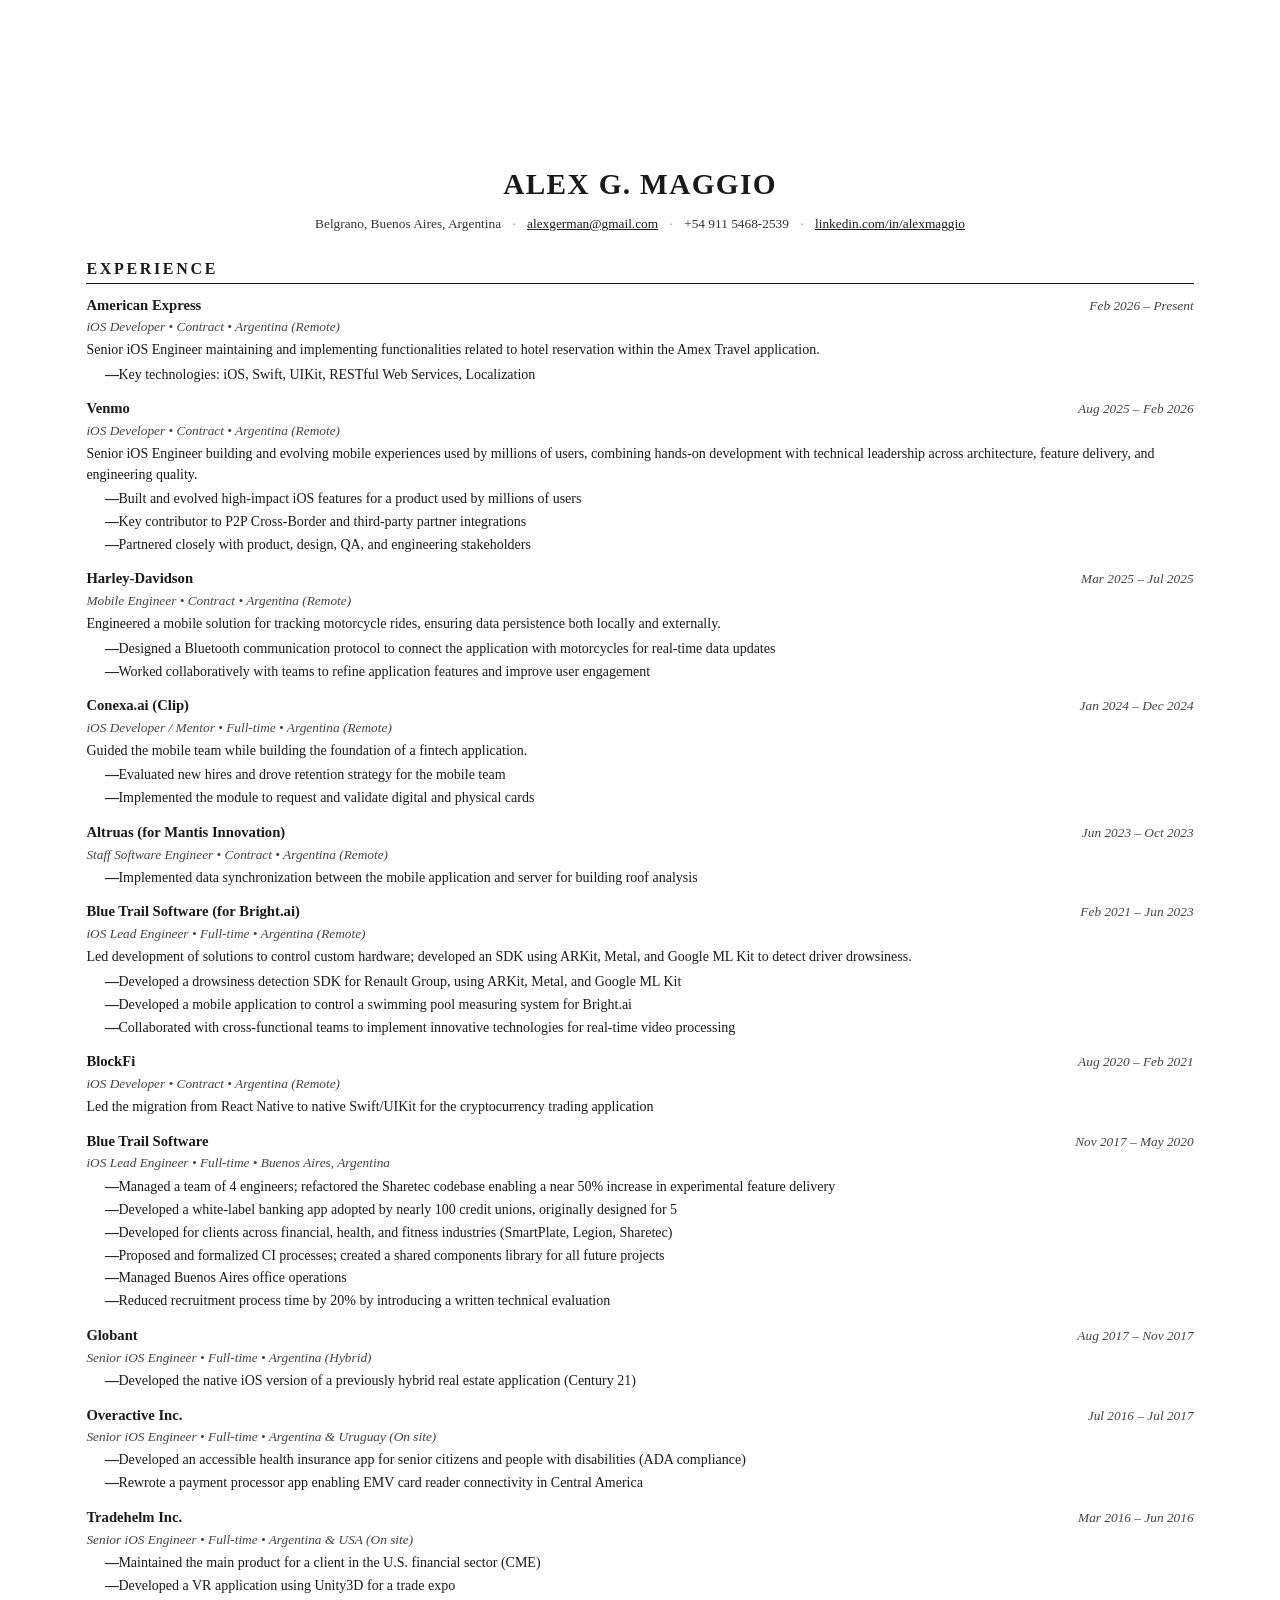
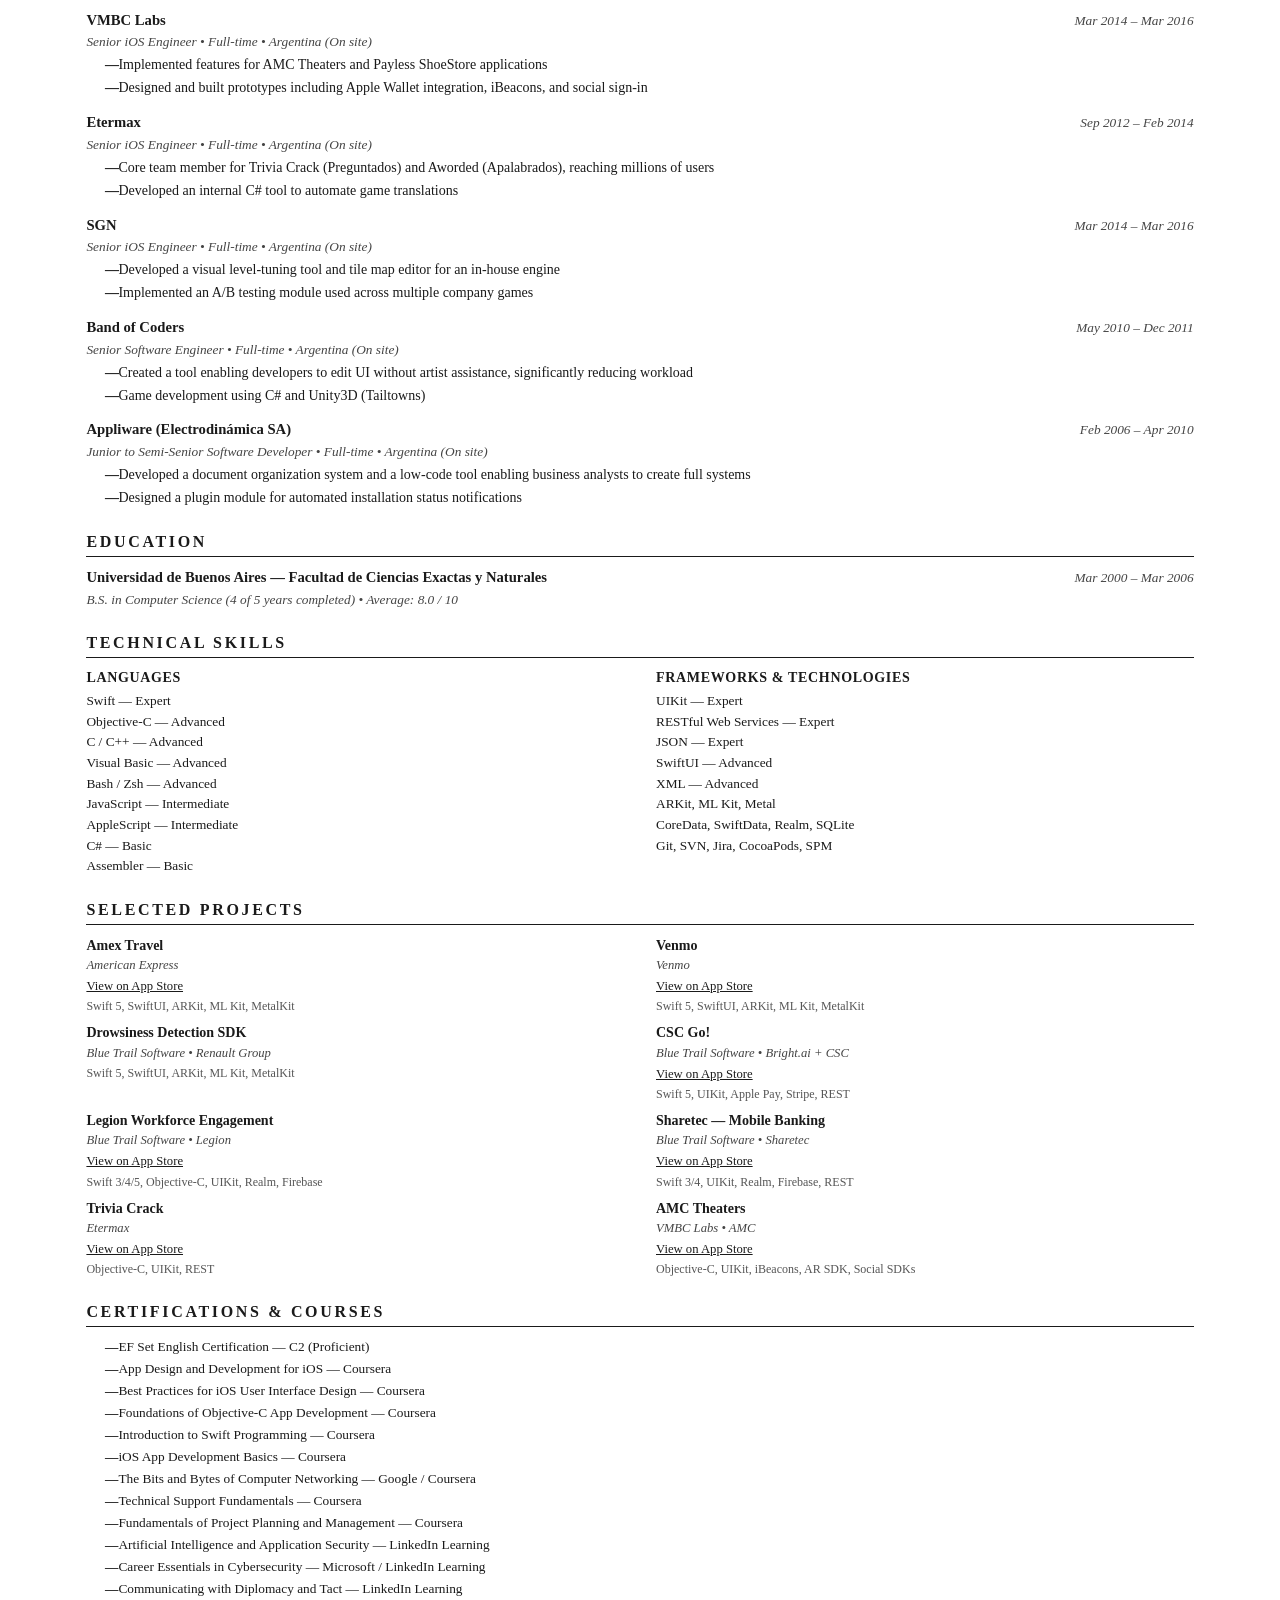
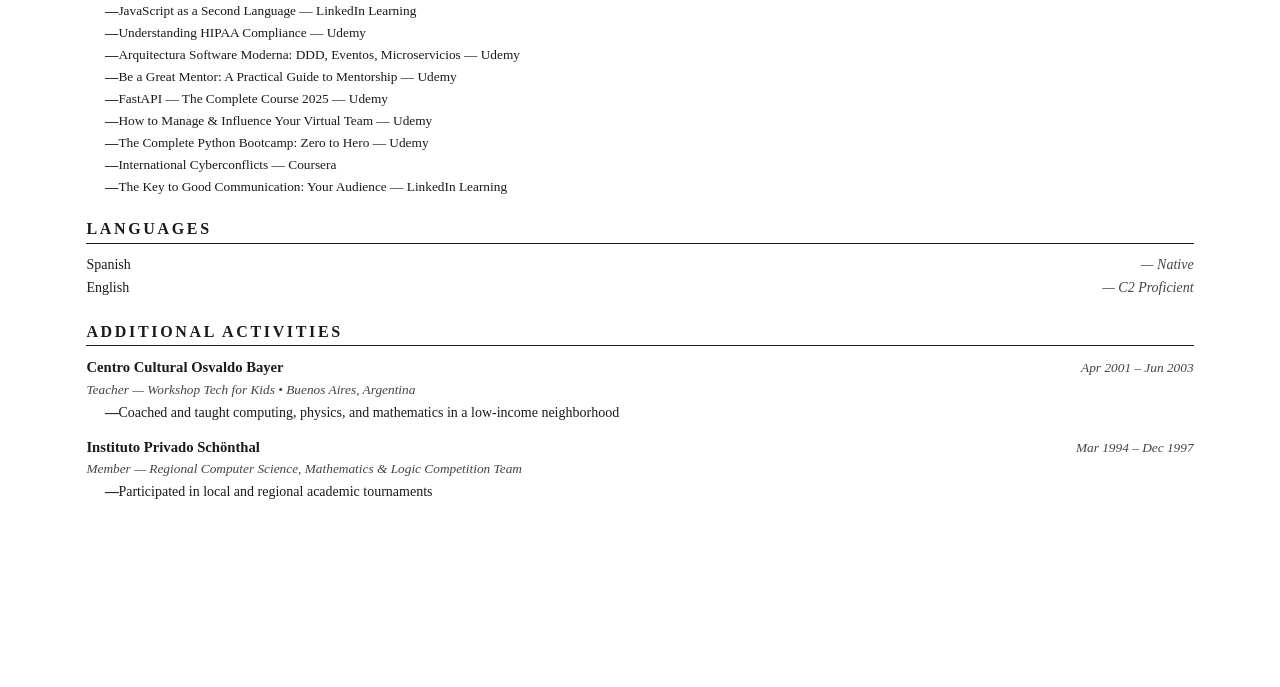
<file: index..html>
<!DOCTYPE html>
<html lang="en">
<head>
    <meta charset="UTF-8">
    <meta name="viewport" content="width=device-width, initial-scale=1.0">
    <title>Alex G. Maggio &mdash; CV</title>
    <style>
        /* === Reset & Base === */
        *, *::before, *::after { box-sizing: border-box; margin: 0; padding: 0; }

        body {
            font-family: "Palatino Linotype", Palatino, Georgia, "Times New Roman", serif;
            font-size: 11pt;
            line-height: 1.45;
            color: #1a1a1a;
            /* max-width: 8.5in; */
            /* margin: 0 auto; */
            margin: 1in auto;
            padding: 0.7in 0.9in;
            background: #fff;
        }

        a { color: #1a1a1a; text-decoration: underline; }

        /* === Header === */
        .header {
            text-align: center;
            margin-bottom: 18pt;
        }
        .header h1 {
            font-size: 22pt;
            font-weight: bold;
            letter-spacing: 1pt;
            text-transform: uppercase;
            margin-bottom: 6pt;
        }
        .header .contact {
            font-size: 10pt;
            color: #333;
        }
        .header .contact span { white-space: nowrap; }
        .header .contact .sep { margin: 0 6pt; color: #999; }

        /* === Section === */
        .section { margin-bottom: 16pt; }
        .section-title {
            font-size: 12pt;
            font-weight: bold;
            text-transform: uppercase;
            letter-spacing: 2pt;
            border-bottom: 1.2pt solid #1a1a1a;
            margin-bottom: 8pt;
            padding-bottom: 2pt;
        }

        /* === Entry (Experience, Education, etc.) === */
        .entry { margin-bottom: 10pt; }
        .entry-header {
            display: flex;
            justify-content: space-between;
            align-items: baseline;
            margin-bottom: 1pt;
        }
        .entry-header .left { font-weight: bold; font-size: 11pt; }
        .entry-header .right { font-style: italic; font-size: 10pt; color: #444; text-align: right; white-space: nowrap; }
        .entry-sub {
            font-size: 10pt;
            font-style: italic;
            color: #444;
            margin-bottom: 3pt;
        }
        .entry-desc {
            font-size: 10.5pt;
            margin-bottom: 3pt;
        }
        .entry ul {
            list-style: none;
            padding-left: 14pt;
            margin-top: 2pt;
        }
        .entry ul li {
            position: relative;
            padding-left: 10pt;
            margin-bottom: 2pt;
            font-size: 10.5pt;
        }
        .entry ul li::before {
            content: "\2014";
            position: absolute;
            left: 0;
            font-weight: bold;
        }

        /* === Skills === */
        .skills-grid {
            display: grid;
            grid-template-columns: 1fr 1fr;
            gap: 4pt 24pt;
        }
        .skill-category h3 {
            font-size: 10.5pt;
            font-weight: bold;
            margin-bottom: 2pt;
            text-transform: uppercase;
            letter-spacing: 0.5pt;
        }
        .skill-category ul {
            list-style: none;
            padding-left: 0;
        }
        .skill-category ul li {
            font-size: 10pt;
            margin-bottom: 1pt;
        }

        /* === Projects === */
        .projects-grid {
            display: grid;
            grid-template-columns: 1fr 1fr;
            gap: 6pt 24pt;
        }
        .project-card {
            border: none;
            page-break-inside: avoid;
        }
        .project-card h3 {
            font-size: 10.5pt;
            font-weight: bold;
        }
        .project-card .project-meta {
            font-size: 9.5pt;
            font-style: italic;
            color: #444;
            margin-bottom: 2pt;
        }
        .project-card ul {
            list-style: none;
            padding-left: 10pt;
        }
        .project-card ul li {
            font-size: 9.5pt;
            margin-bottom: 1pt;
            position: relative;
            padding-left: 8pt;
        }
        .project-card ul li::before {
            content: "\2014";
            position: absolute;
            left: 0;
            font-weight: bold;
        }
        .project-desc {
            font-size: 9.5pt;
        }
        .project-link {
            font-size: 9.5pt;
        }
        .project-tech {
            font-size: 9pt;
            color: #555;
            margin-top: 2pt;
        }

        /* === Certifications === */
        .cert-list {
            list-style: none;
            padding-left: 14pt;
        }
        .cert-list li {
            font-size: 10pt;
            margin-bottom: 2pt;
            position: relative;
            padding-left: 10pt;
        }
        .cert-list li::before {
            content: "\2014";
            position: absolute;
            left: 0;
            font-weight: bold;
        }

        /* === Languages === */
        .lang-row {
            display: flex;
            justify-content: space-between;
            font-size: 10.5pt;
            margin-bottom: 2pt;
        }
        .lang-row .lang-level { font-style: italic; color: #444; }

        /* === Print === */
        @media print {
            body { padding: 0; max-width: none; font-size: 10.5pt; }
            a { text-decoration: none; }
            .section { page-break-inside: avoid; }
            .entry { page-break-inside: avoid; }
            .project-card { page-break-inside: avoid; }
        }
    </style>
</head>
<body>

    <!-- ==================== HEADER ==================== -->
    <div class="header">
        <h1>Alex G. Maggio</h1>
        <div class="contact">
            <span>Belgrano, Buenos Aires, Argentina</span>
            <span class="sep">&middot;</span>
            <span><a href="mailto:alexgerman@gmail.com">alexgerman@gmail.com</a></span>
            <span class="sep">&middot;</span>
            <span>+54 911 5468-2539</span>
            <span class="sep">&middot;</span>
            <span><a href="https://www.linkedin.com/in/alexmaggio/">linkedin.com/in/alexmaggio</a></span>
        </div>
    </div>

    <!-- ==================== EXPERIENCE ==================== -->
    <div class="section">
        <div class="section-title">Experience</div>

        <!-- American Express -->
        <div class="entry">
            <div class="entry-header">
                <span class="left">American Express</span>
                <span class="right">Feb 2026 &ndash; Present</span>
            </div>
            <div class="entry-sub">iOS Developer &bull; Contract &bull; Argentina (Remote)</div>
            <div class="entry-desc">Senior iOS Engineer maintaining and implementing functionalities related to hotel reservation within the Amex Travel application.</div>
            <ul>
                <li>Key technologies: iOS, Swift, UIKit, RESTful Web Services, Localization</li>
            </ul>
        </div>

        <!-- Venmo -->
        <div class="entry">
            <div class="entry-header">
                <span class="left">Venmo</span>
                <span class="right">Aug 2025 &ndash; Feb 2026</span>
            </div>
            <div class="entry-sub">iOS Developer &bull; Contract &bull; Argentina (Remote)</div>
            <div class="entry-desc">Senior iOS Engineer building and evolving mobile experiences used by millions of users, combining hands-on development with technical leadership across architecture, feature delivery, and engineering quality.</div>
            <ul>
                <li>Built and evolved high-impact iOS features for a product used by millions of users</li>
                <li>Key contributor to P2P Cross-Border and third-party partner integrations</li>
                <li>Partnered closely with product, design, QA, and engineering stakeholders</li>
            </ul>
        </div>

        <!-- Harley-Davidson -->
        <div class="entry">
            <div class="entry-header">
                <span class="left">Harley-Davidson</span>
                <span class="right">Mar 2025 &ndash; Jul 2025</span>
            </div>
            <div class="entry-sub">Mobile Engineer &bull; Contract &bull; Argentina (Remote)</div>
            <div class="entry-desc">Engineered a mobile solution for tracking motorcycle rides, ensuring data persistence both locally and externally.</div>
            <ul>
                <li>Designed a Bluetooth communication protocol to connect the application with motorcycles for real-time data updates</li>
                <li>Worked collaboratively with teams to refine application features and improve user engagement</li>
            </ul>
        </div>

        <!-- Conexa.ai -->
        <div class="entry">
            <div class="entry-header">
                <span class="left">Conexa.ai (Clip)</span>
                <span class="right">Jan 2024 &ndash; Dec 2024</span>
            </div>
            <div class="entry-sub">iOS Developer / Mentor &bull; Full-time &bull; Argentina (Remote)</div>
            <div class="entry-desc">Guided the mobile team while building the foundation of a fintech application.</div>
            <ul>
                <li>Evaluated new hires and drove retention strategy for the mobile team</li>
                <li>Implemented the module to request and validate digital and physical cards</li>
            </ul>
        </div>

        <!-- Altruas / Mantis Innovation -->
        <div class="entry">
            <div class="entry-header">
                <span class="left">Altruas (for Mantis Innovation)</span>
                <span class="right">Jun 2023 &ndash; Oct 2023</span>
            </div>
            <div class="entry-sub">Staff Software Engineer &bull; Contract &bull; Argentina (Remote)</div>
            <ul>
                <li>Implemented data synchronization between the mobile application and server for building roof analysis</li>
            </ul>
        </div>

        <!-- Blue Trail / Bright.ai -->
        <div class="entry">
            <div class="entry-header">
                <span class="left">Blue Trail Software (for Bright.ai)</span>
                <span class="right">Feb 2021 &ndash; Jun 2023</span>
            </div>
            <div class="entry-sub">iOS Lead Engineer &bull; Full-time &bull; Argentina (Remote)</div>
            <div class="entry-desc">Led development of solutions to control custom hardware; developed an SDK using ARKit, Metal, and Google ML Kit to detect driver drowsiness.</div>
            <ul>
                <li>Developed a drowsiness detection SDK for Renault Group, using ARKit, Metal, and Google ML Kit</li>
                <li>Developed a mobile application to control a swimming pool measuring system for Bright.ai</li>
                <li>Collaborated with cross-functional teams to implement innovative technologies for real-time video processing</li>
            </ul>
        </div>

        <!-- BlockFi -->
        <div class="entry">
            <div class="entry-header">
                <span class="left">BlockFi</span>
                <span class="right">Aug 2020 &ndash; Feb 2021</span>
            </div>
            <div class="entry-sub">iOS Developer &bull; Contract &bull; Argentina (Remote)</div>
            <div class="entry-desc">Led the migration from React Native to native Swift/UIKit for the cryptocurrency trading application</div>
        </div>

        <!-- Blue Trail Software -->
        <div class="entry">
            <div class="entry-header">
                <span class="left">Blue Trail Software</span>
                <span class="right">Nov 2017 &ndash; May 2020</span>
            </div>
            <div class="entry-sub">iOS Lead Engineer &bull; Full-time &bull; Buenos Aires, Argentina</div>
            <ul>
                <li>Managed a team of 4 engineers; refactored the Sharetec codebase enabling a near 50% increase in experimental feature delivery</li>
                <li>Developed a white-label banking app adopted by nearly 100 credit unions, originally designed for 5</li>
                <li>Developed for clients across financial, health, and fitness industries (SmartPlate, Legion, Sharetec)</li>
                <li>Proposed and formalized CI processes; created a shared components library for all future projects</li>
                <li>Managed Buenos Aires office operations</li>
                <li>Reduced recruitment process time by 20% by introducing a written technical evaluation</li>
            </ul>
        </div>

        <!-- Globant -->
        <div class="entry">
            <div class="entry-header">
                <span class="left">Globant</span>
                <span class="right">Aug 2017 &ndash; Nov 2017</span>
            </div>
            <div class="entry-sub">Senior iOS Engineer &bull; Full-time &bull; Argentina (Hybrid)</div>
            <ul>
                <li>Developed the native iOS version of a previously hybrid real estate application (Century 21)</li>
            </ul>
        </div>

        <!-- Overactive -->
        <div class="entry">
            <div class="entry-header">
                <span class="left">Overactive Inc.</span>
                <span class="right">Jul 2016 &ndash; Jul 2017</span>
            </div>
            <div class="entry-sub">Senior iOS Engineer &bull; Full-time &bull; Argentina &amp; Uruguay (On site)</div>
            <ul>
                <li>Developed an accessible health insurance app for senior citizens and people with disabilities (ADA compliance)</li>
                <li>Rewrote a payment processor app enabling EMV card reader connectivity in Central America</li>
            </ul>
        </div>

        <!-- Tradehelm -->
        <div class="entry">
            <div class="entry-header">
                <span class="left">Tradehelm Inc.</span>
                <span class="right">Mar 2016 &ndash; Jun 2016</span>
            </div>
            <div class="entry-sub">Senior iOS Engineer &bull; Full-time &bull; Argentina &amp; USA (On site)</div>
            <ul>
                <li>Maintained the main product for a client in the U.S. financial sector (CME)</li>
                <li>Developed a VR application using Unity3D for a trade expo</li>
            </ul>
        </div>

        <!-- VMBC Labs -->
        <div class="entry">
            <div class="entry-header">
                <span class="left">VMBC Labs</span>
                <span class="right">Mar 2014 &ndash; Mar 2016</span>
            </div>
            <div class="entry-sub">Senior iOS Engineer &bull; Full-time &bull; Argentina (On site)</div>
            <ul>
                <li>Implemented features for AMC Theaters and Payless ShoeStore applications</li>
                <li>Designed and built prototypes including Apple Wallet integration, iBeacons, and social sign-in</li>
            </ul>
        </div>

        <!-- Etermax -->
        <div class="entry">
            <div class="entry-header">
                <span class="left">Etermax</span>
                <span class="right">Sep 2012 &ndash; Feb 2014</span>
            </div>
            <div class="entry-sub">Senior iOS Engineer &bull; Full-time &bull; Argentina (On site)</div>
            <ul>
                <li>Core team member for Trivia Crack (Preguntados) and Aworded (Apalabrados), reaching millions of users</li>
                <li>Developed an internal C# tool to automate game translations</li>
            </ul>
        </div>

        <!-- SGN -->
        <div class="entry">
            <div class="entry-header">
                <span class="left">SGN</span>
                <span class="right">Mar 2014 &ndash; Mar 2016</span>
            </div>
            <div class="entry-sub">Senior iOS Engineer &bull; Full-time &bull; Argentina (On site)</div>
            <ul>
                <li>Developed a visual level-tuning tool and tile map editor for an in-house engine</li>
                <li>Implemented an A/B testing module used across multiple company games</li>
            </ul>
        </div>

        <!-- Band of Coders -->
        <div class="entry">
            <div class="entry-header">
                <span class="left">Band of Coders</span>
                <span class="right">May 2010 &ndash; Dec 2011</span>
            </div>
            <div class="entry-sub">Senior Software Engineer &bull; Full-time &bull; Argentina (On site)</div>
            <ul>
                <li>Created a tool enabling developers to edit UI without artist assistance, significantly reducing workload</li>
                <li>Game development using C# and Unity3D (Tailtowns)</li>
            </ul>
        </div>

        <!-- Appliware -->
        <div class="entry">
            <div class="entry-header">
                <span class="left">Appliware (Electrodinámica SA)</span>
                <span class="right">Feb 2006 &ndash; Apr 2010</span>
            </div>
            <div class="entry-sub">Junior to Semi-Senior Software Developer &bull; Full-time &bull; Argentina (On site)</div>
            <ul>
                <li>Developed a document organization system and a low-code tool enabling business analysts to create full systems</li>
                <li>Designed a plugin module for automated installation status notifications</li>
            </ul>
        </div>
    </div>

    <!-- ==================== EDUCATION ==================== -->
    <div class="section">
        <div class="section-title">Education</div>
        <div class="entry">
            <div class="entry-header">
                <span class="left">Universidad de Buenos Aires &mdash; Facultad de Ciencias Exactas y Naturales</span>
                <span class="right">Mar 2000 &ndash; Mar 2006</span>
            </div>
            <div class="entry-sub">B.S. in Computer Science (4 of 5 years completed) &bull; Average: 8.0 / 10</div>
        </div>
    </div>

    <!-- ==================== SKILLS ==================== -->
    <div class="section">
        <div class="section-title">Technical Skills</div>
        <div class="skills-grid">
            <div class="skill-category">
                <h3>Languages</h3>
                <ul>
                    <li>Swift &mdash; Expert</li>
                    <li>Objective-C &mdash; Advanced</li>
                    <li>C / C++ &mdash; Advanced</li>
                    <li>Visual Basic &mdash; Advanced</li>
                    <li>Bash / Zsh &mdash; Advanced</li>
                    <li>JavaScript &mdash; Intermediate</li>
                    <li>AppleScript &mdash; Intermediate</li>
                    <li>C# &mdash; Basic</li>
                    <li>Assembler &mdash; Basic</li>
                </ul>
            </div>
            <div class="skill-category">
                <h3>Frameworks &amp; Technologies</h3>
                <ul>
                    <li>UIKit &mdash; Expert</li>
                    <li>RESTful Web Services &mdash; Expert</li>
                    <li>JSON &mdash; Expert</li>
                    <li>SwiftUI &mdash; Advanced</li>
                    <li>XML &mdash; Advanced</li>
                    <li>ARKit, ML Kit, Metal</li>
                    <li>CoreData, SwiftData, Realm, SQLite</li>
                    <li>Git, SVN, Jira, CocoaPods, SPM</li>
                </ul>
            </div>
        </div>
    </div>

    <!-- ==================== SELECTED PROJECTS ==================== -->
    <div class="section">
        <div class="section-title">Selected Projects</div>
        <div class="projects-grid">

            <div class="project-card">
                <h3>Amex Travel</h3>
                <div class="project-meta">American Express</div>
                <div class="project-link">
                    <a href="https://apps.apple.com/us/app/amex-travel/id6742465779" target="_blank" rel="noopener noreferrer">View on App Store</a>
                </div>
                <div class="project-tech">Swift 5, SwiftUI, ARKit, ML Kit, MetalKit</div>
            </div>

            <div class="project-card">
                <h3>Venmo</h3>
                <div class="project-meta">Venmo</div>
                <div class="project-link">
                    <a href="https://apps.apple.com/us/app/venmo/id568027235" target="_blank" rel="noopener noreferrer">View on App Store</a>
                </div>
                <div class="project-tech">Swift 5, SwiftUI, ARKit, ML Kit, MetalKit</div>
            </div>

            <div class="project-card">
                <h3>Drowsiness Detection SDK</h3>
                <div class="project-meta">Blue Trail Software &bull; Renault Group</div>
                <div class="project-tech">Swift 5, SwiftUI, ARKit, ML Kit, MetalKit</div>
            </div>

            <div class="project-card">
                <h3>CSC Go!</h3>
                <div class="project-meta">Blue Trail Software &bull; Bright.ai + CSC</div>
                <div class="project-link">
                    <a href="https://apps.apple.com/us/app/csc-go/id1552572916" target="_blank" rel="noopener noreferrer">View on App Store</a>
                </div>
                <div class="project-tech">Swift 5, UIKit, Apple Pay, Stripe, REST</div>
            </div>

            <div class="project-card">
                <h3>Legion Workforce Engagement</h3>
                <div class="project-meta">Blue Trail Software &bull; Legion</div>
                <div class="project-link">
                    <a href="https://itunes.apple.com/us/app/legion-workforce-engagement/id1176397649" target="_blank" rel="noopener noreferrer">View on App Store</a>
                </div>
                <div class="project-tech">Swift 3/4/5, Objective-C, UIKit, Realm, Firebase</div>
            </div>

            <div class="project-card">
                <h3>Sharetec &mdash; Mobile Banking</h3>
                <div class="project-meta">Blue Trail Software &bull; Sharetec</div>
                <div class="project-link">
                    <a href="https://apps.apple.com/us/app/sharetec-mobile-2-0/id1476859726" target="_blank" rel="noopener noreferrer">View on App Store</a>
                </div>
                <div class="project-tech">Swift 3/4, UIKit, Realm, Firebase, REST</div>
            </div>

            <div class="project-card">
                <h3>Trivia Crack</h3>
                <div class="project-meta">Etermax</div>
                <div class="project-link">
                    <a href="https://apps.apple.com/us/app/trivia-crack/id651510680" target="_blank" rel="noopener noreferrer">View on App Store</a>
                </div>
                <div class="project-tech">Objective-C, UIKit, REST</div>
            </div>

            <div class="project-card">
                <h3>AMC Theaters</h3>
                <div class="project-meta">VMBC Labs &bull; AMC</div>
                <div class="project-link">
                    <a href="https://apps.apple.com/us/app/amc-theatres-movies-more/id509199715" target="_blank" rel="noopener noreferrer">View on App Store</a>
                </div>
                <div class="project-tech">Objective-C, UIKit, iBeacons, AR SDK, Social SDKs</div>
            </div>

            

        </div>
    </div>

    <!-- ==================== CERTIFICATIONS ==================== -->
    <div class="section">
        <div class="section-title">Certifications &amp; Courses</div>
        <ul class="cert-list">
            <li>EF Set English Certification &mdash; C2 (Proficient)</li>
            <li>App Design and Development for iOS &mdash; Coursera</li>
            <li>Best Practices for iOS User Interface Design &mdash; Coursera</li>
            <li>Foundations of Objective-C App Development &mdash; Coursera</li>
            <li>Introduction to Swift Programming &mdash; Coursera</li>
            <li>iOS App Development Basics &mdash; Coursera</li>
            <li>The Bits and Bytes of Computer Networking &mdash; Google / Coursera</li>
            <li>Technical Support Fundamentals &mdash; Coursera</li>
            <li>Fundamentals of Project Planning and Management &mdash; Coursera</li>
            <li>Artificial Intelligence and Application Security &mdash; LinkedIn Learning</li>
            <li>Career Essentials in Cybersecurity &mdash; Microsoft / LinkedIn Learning</li>
            <li>Communicating with Diplomacy and Tact &mdash; LinkedIn Learning</li>
            <li>JavaScript as a Second Language &mdash; LinkedIn Learning</li>
            <li>Understanding HIPAA Compliance &mdash; Udemy</li>
            <li>Arquitectura Software Moderna: DDD, Eventos, Microservicios &mdash; Udemy</li>
            <li>Be a Great Mentor: A Practical Guide to Mentorship &mdash; Udemy</li>
            <li>FastAPI &mdash; The Complete Course 2025 &mdash; Udemy</li>
            <li>How to Manage &amp; Influence Your Virtual Team &mdash; Udemy</li>
            <li>The Complete Python Bootcamp: Zero to Hero &mdash; Udemy</li>
            <li>International Cyberconflicts &mdash; Coursera</li>
            <li>The Key to Good Communication: Your Audience &mdash; LinkedIn Learning</li>
        </ul>
    </div>

    <!-- ==================== LANGUAGES ==================== -->
    <div class="section">
        <div class="section-title">Languages</div>
        <div class="lang-row"><span>Spanish</span> <span class="lang-level">&mdash; Native</span></div>
        <div class="lang-row"><span>English</span> <span class="lang-level">&mdash; C2 Proficient</span></div>
    </div>

    <!-- ==================== EXTRACURRICULAR ==================== -->
    <div class="section">
        <div class="section-title">Additional Activities</div>
        <div class="entry">
            <div class="entry-header">
                <span class="left">Centro Cultural Osvaldo Bayer</span>
                <span class="right">Apr 2001 &ndash; Jun 2003</span>
            </div>
            <div class="entry-sub">Teacher &mdash; Workshop Tech for Kids &bull; Buenos Aires, Argentina</div>
            <ul>
                <li>Coached and taught computing, physics, and mathematics in a low-income neighborhood</li>
            </ul>
        </div>
        <div class="entry">
            <div class="entry-header">
                <span class="left">Instituto Privado Schönthal</span>
                <span class="right">Mar 1994 &ndash; Dec 1997</span>
            </div>
            <div class="entry-sub">Member &mdash; Regional Computer Science, Mathematics &amp; Logic Competition Team</div>
            <ul>
                <li>Participated in local and regional academic tournaments</li>
            </ul>
        </div>
    </div>

</body>
</html>
</file>
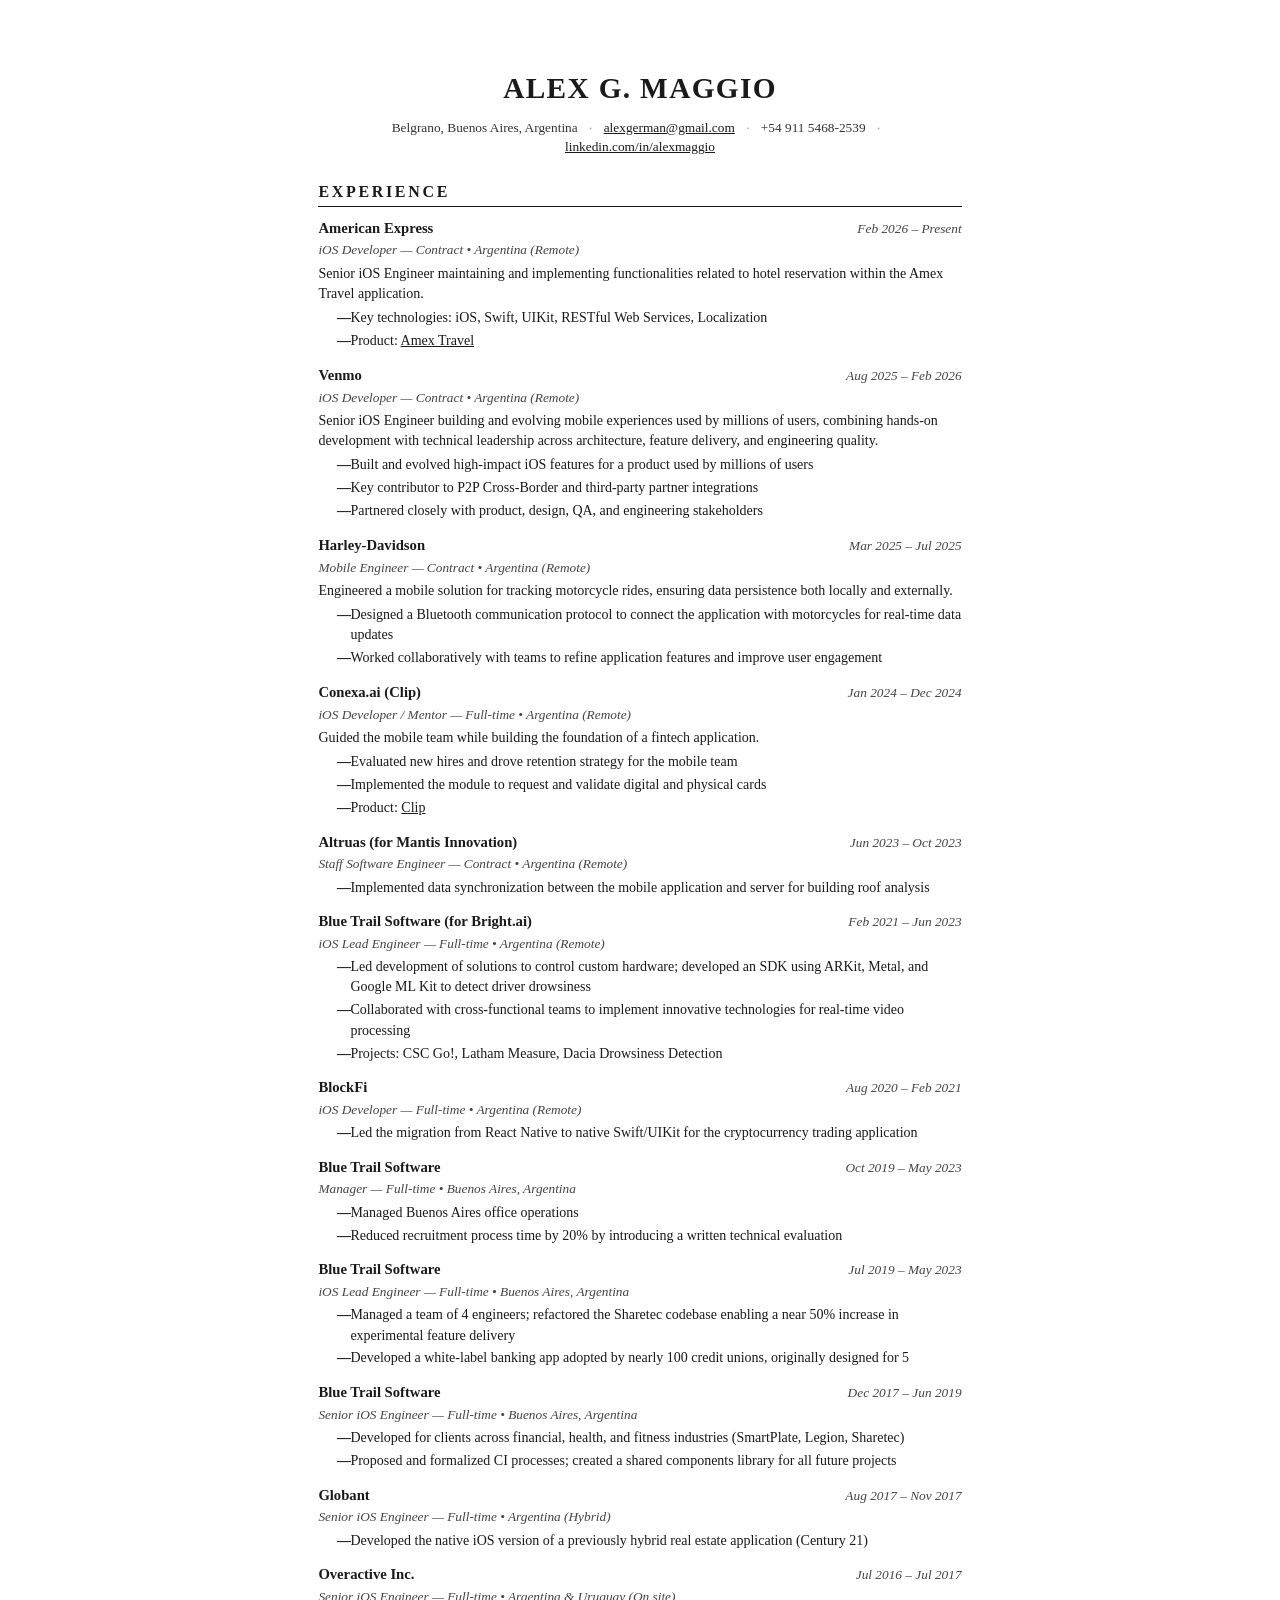
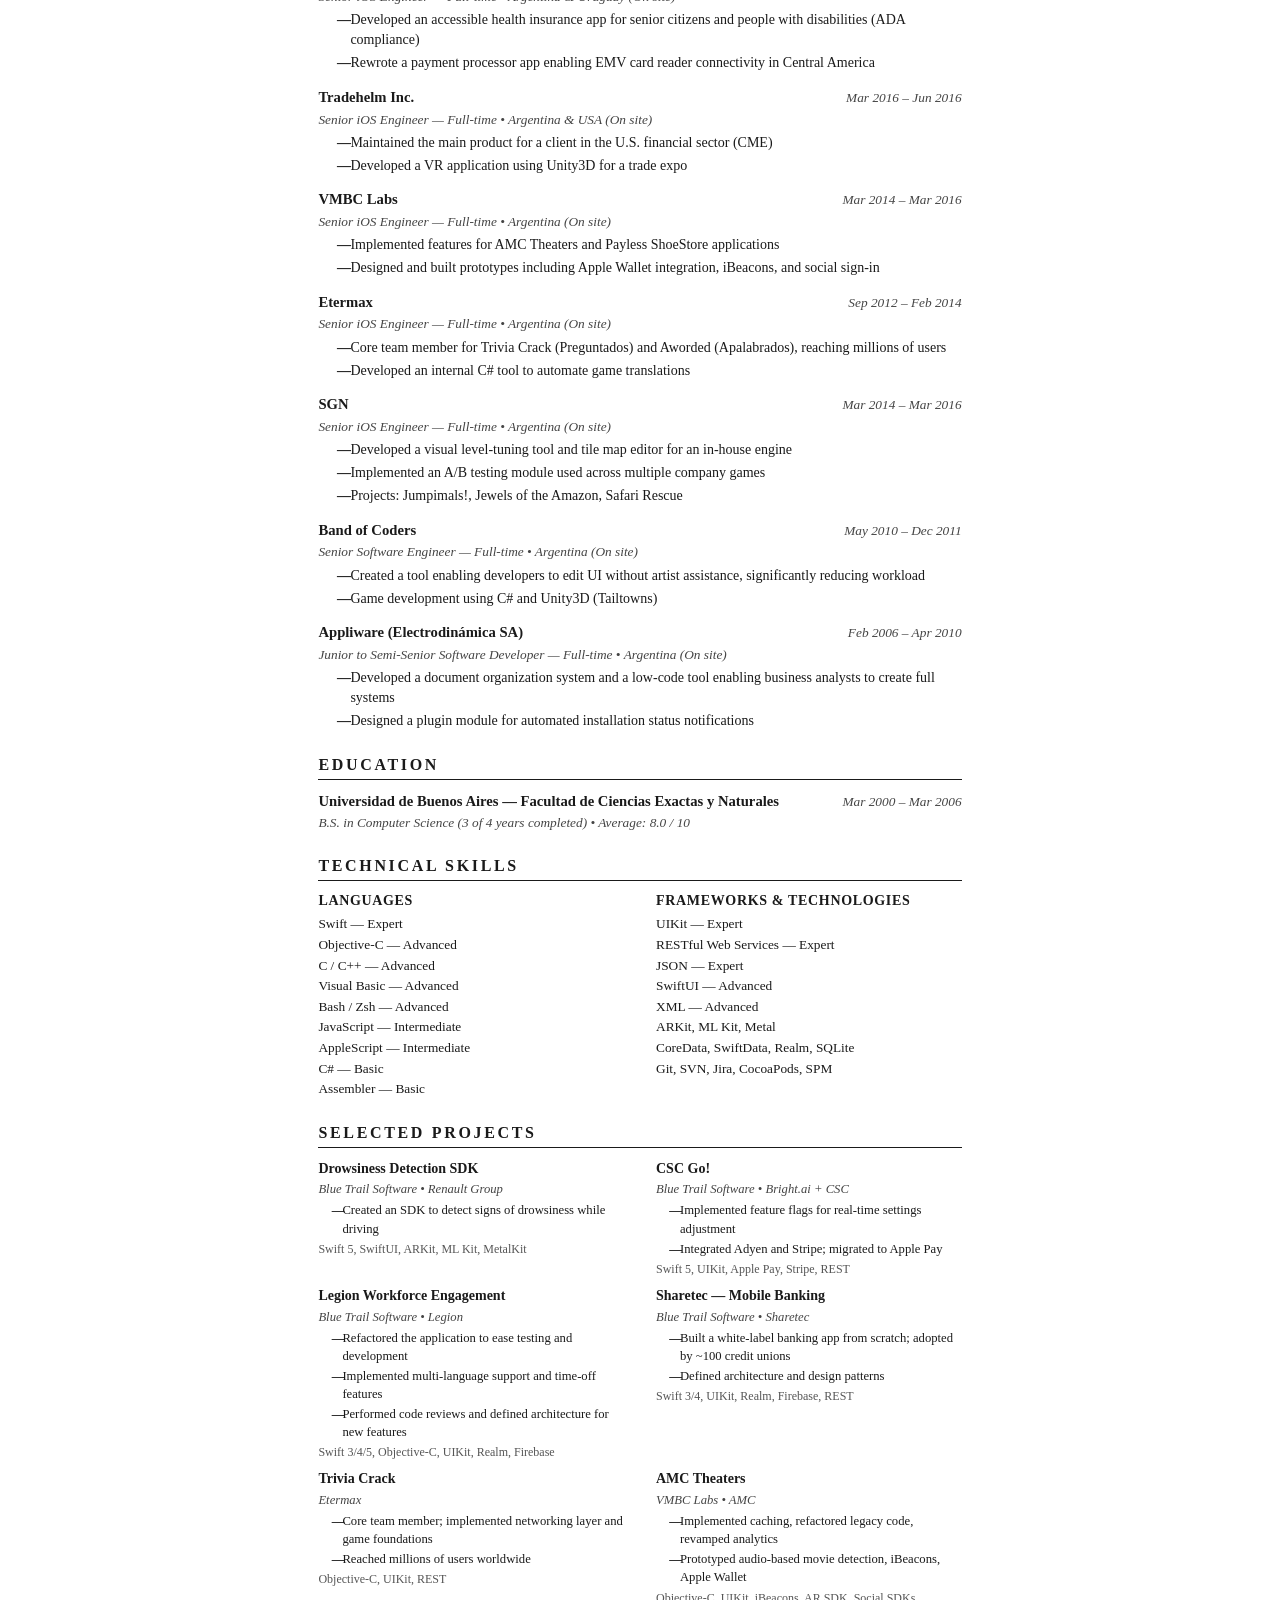
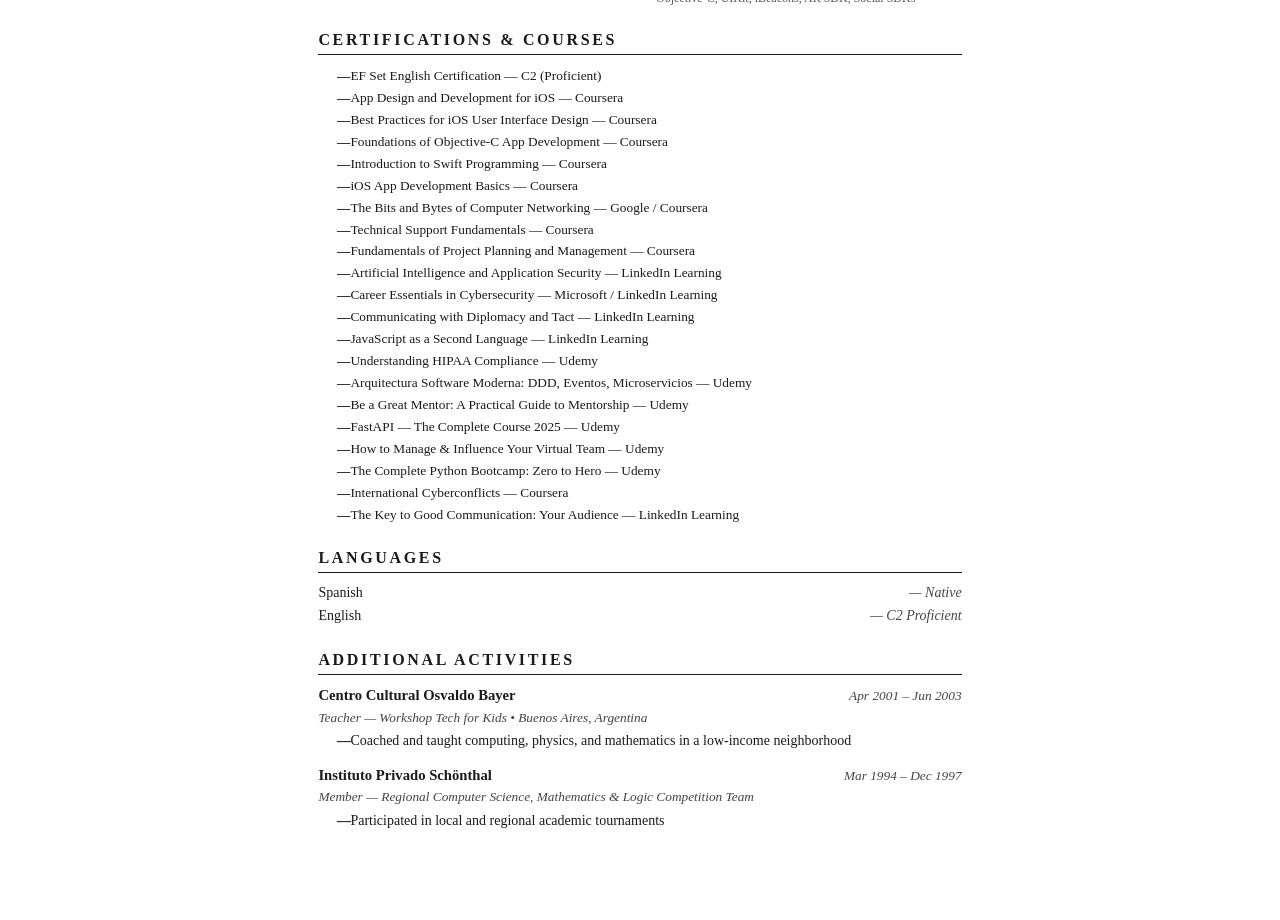
<file: index3.html>
<!DOCTYPE html>
<html lang="en">
<head>
    <meta charset="UTF-8">
    <meta name="viewport" content="width=device-width, initial-scale=1.0">
    <title>Alex G. Maggio &mdash; CV</title>
    <style>
        /* === Reset & Base === */
        *, *::before, *::after { box-sizing: border-box; margin: 0; padding: 0; }

        body {
            font-family: "Palatino Linotype", Palatino, Georgia, "Times New Roman", serif;
            font-size: 11pt;
            line-height: 1.45;
            color: #1a1a1a;
            max-width: 8.5in;
            margin: 0 auto;
            padding: 0.7in 0.9in;
            background: #fff;
        }

        a { color: #1a1a1a; text-decoration: underline; }

        /* === Header === */
        .header {
            text-align: center;
            margin-bottom: 18pt;
        }
        .header h1 {
            font-size: 22pt;
            font-weight: bold;
            letter-spacing: 1pt;
            text-transform: uppercase;
            margin-bottom: 6pt;
        }
        .header .contact {
            font-size: 10pt;
            color: #333;
        }
        .header .contact span { white-space: nowrap; }
        .header .contact .sep { margin: 0 6pt; color: #999; }

        /* === Section === */
        .section { margin-bottom: 16pt; }
        .section-title {
            font-size: 12pt;
            font-weight: bold;
            text-transform: uppercase;
            letter-spacing: 2pt;
            border-bottom: 1.2pt solid #1a1a1a;
            margin-bottom: 8pt;
            padding-bottom: 2pt;
        }

        /* === Entry (Experience, Education, etc.) === */
        .entry { margin-bottom: 10pt; }
        .entry-header {
            display: flex;
            justify-content: space-between;
            align-items: baseline;
            margin-bottom: 1pt;
        }
        .entry-header .left { font-weight: bold; font-size: 11pt; }
        .entry-header .right { font-style: italic; font-size: 10pt; color: #444; text-align: right; white-space: nowrap; }
        .entry-sub {
            font-size: 10pt;
            font-style: italic;
            color: #444;
            margin-bottom: 3pt;
        }
        .entry-desc {
            font-size: 10.5pt;
            margin-bottom: 3pt;
        }
        .entry ul {
            list-style: none;
            padding-left: 14pt;
            margin-top: 2pt;
        }
        .entry ul li {
            position: relative;
            padding-left: 10pt;
            margin-bottom: 2pt;
            font-size: 10.5pt;
        }
        .entry ul li::before {
            content: "\2014";
            position: absolute;
            left: 0;
            font-weight: bold;
        }

        /* === Skills === */
        .skills-grid {
            display: grid;
            grid-template-columns: 1fr 1fr;
            gap: 4pt 24pt;
        }
        .skill-category h3 {
            font-size: 10.5pt;
            font-weight: bold;
            margin-bottom: 2pt;
            text-transform: uppercase;
            letter-spacing: 0.5pt;
        }
        .skill-category ul {
            list-style: none;
            padding-left: 0;
        }
        .skill-category ul li {
            font-size: 10pt;
            margin-bottom: 1pt;
        }

        /* === Projects === */
        .projects-grid {
            display: grid;
            grid-template-columns: 1fr 1fr;
            gap: 6pt 24pt;
        }
        .project-card {
            border: none;
            page-break-inside: avoid;
        }
        .project-card h3 {
            font-size: 10.5pt;
            font-weight: bold;
            margin-bottom: 1pt;
        }
        .project-card .project-meta {
            font-size: 9.5pt;
            font-style: italic;
            color: #444;
            margin-bottom: 2pt;
        }
        .project-card ul {
            list-style: none;
            padding-left: 10pt;
        }
        .project-card ul li {
            font-size: 9.5pt;
            margin-bottom: 1pt;
            position: relative;
            padding-left: 8pt;
        }
        .project-card ul li::before {
            content: "\2014";
            position: absolute;
            left: 0;
            font-weight: bold;
        }
        .project-tech {
            font-size: 9pt;
            color: #555;
            margin-top: 2pt;
        }

        /* === Certifications === */
        .cert-list {
            list-style: none;
            padding-left: 14pt;
        }
        .cert-list li {
            font-size: 10pt;
            margin-bottom: 2pt;
            position: relative;
            padding-left: 10pt;
        }
        .cert-list li::before {
            content: "\2014";
            position: absolute;
            left: 0;
            font-weight: bold;
        }

        /* === Languages === */
        .lang-row {
            display: flex;
            justify-content: space-between;
            font-size: 10.5pt;
            margin-bottom: 2pt;
        }
        .lang-row .lang-level { font-style: italic; color: #444; }

        /* === Print === */
        @media print {
            body { padding: 0; max-width: none; font-size: 10.5pt; }
            a { text-decoration: none; }
            .section { page-break-inside: avoid; }
            .entry { page-break-inside: avoid; }
            .project-card { page-break-inside: avoid; }
        }
    </style>
</head>
<body>

    <!-- ==================== HEADER ==================== -->
    <div class="header">
        <h1>Alex G. Maggio</h1>
        <div class="contact">
            <span>Belgrano, Buenos Aires, Argentina</span>
            <span class="sep">&middot;</span>
            <span><a href="mailto:alexgerman@gmail.com">alexgerman@gmail.com</a></span>
            <span class="sep">&middot;</span>
            <span>+54 911 5468-2539</span>
            <span class="sep">&middot;</span>
            <span><a href="https://www.linkedin.com/in/alexmaggio/">linkedin.com/in/alexmaggio</a></span>
        </div>
    </div>

    <!-- ==================== EXPERIENCE ==================== -->
    <div class="section">
        <div class="section-title">Experience</div>

        <!-- American Express -->
        <div class="entry">
            <div class="entry-header">
                <span class="left">American Express</span>
                <span class="right">Feb 2026 &ndash; Present</span>
            </div>
            <div class="entry-sub">iOS Developer &mdash; Contract &bull; Argentina (Remote)</div>
            <div class="entry-desc">Senior iOS Engineer maintaining and implementing functionalities related to hotel reservation within the Amex Travel application.</div>
            <ul>
                <li>Key technologies: iOS, Swift, UIKit, RESTful Web Services, Localization</li>
                <li>Product: <a href="https://apps.apple.com/us/app/amex-travel/id6742465779">Amex Travel</a></li>
            </ul>
        </div>

        <!-- Venmo -->
        <div class="entry">
            <div class="entry-header">
                <span class="left">Venmo</span>
                <span class="right">Aug 2025 &ndash; Feb 2026</span>
            </div>
            <div class="entry-sub">iOS Developer &mdash; Contract &bull; Argentina (Remote)</div>
            <div class="entry-desc">Senior iOS Engineer building and evolving mobile experiences used by millions of users, combining hands-on development with technical leadership across architecture, feature delivery, and engineering quality.</div>
            <ul>
                <li>Built and evolved high-impact iOS features for a product used by millions of users</li>
                <li>Key contributor to P2P Cross-Border and third-party partner integrations</li>
                <li>Partnered closely with product, design, QA, and engineering stakeholders</li>
            </ul>
        </div>

        <!-- Harley-Davidson -->
        <div class="entry">
            <div class="entry-header">
                <span class="left">Harley-Davidson</span>
                <span class="right">Mar 2025 &ndash; Jul 2025</span>
            </div>
            <div class="entry-sub">Mobile Engineer &mdash; Contract &bull; Argentina (Remote)</div>
            <div class="entry-desc">Engineered a mobile solution for tracking motorcycle rides, ensuring data persistence both locally and externally.</div>
            <ul>
                <li>Designed a Bluetooth communication protocol to connect the application with motorcycles for real-time data updates</li>
                <li>Worked collaboratively with teams to refine application features and improve user engagement</li>
            </ul>
        </div>

        <!-- Conexa.ai -->
        <div class="entry">
            <div class="entry-header">
                <span class="left">Conexa.ai (Clip)</span>
                <span class="right">Jan 2024 &ndash; Dec 2024</span>
            </div>
            <div class="entry-sub">iOS Developer / Mentor &mdash; Full-time &bull; Argentina (Remote)</div>
            <div class="entry-desc">Guided the mobile team while building the foundation of a fintech application.</div>
            <ul>
                <li>Evaluated new hires and drove retention strategy for the mobile team</li>
                <li>Implemented the module to request and validate digital and physical cards</li>
                <li>Product: <a href="https://apps.apple.com/us/app/clip/id771245360">Clip</a></li>
            </ul>
        </div>

        <!-- Altruas / Mantis Innovation -->
        <div class="entry">
            <div class="entry-header">
                <span class="left">Altruas (for Mantis Innovation)</span>
                <span class="right">Jun 2023 &ndash; Oct 2023</span>
            </div>
            <div class="entry-sub">Staff Software Engineer &mdash; Contract &bull; Argentina (Remote)</div>
            <ul>
                <li>Implemented data synchronization between the mobile application and server for building roof analysis</li>
            </ul>
        </div>

        <!-- Blue Trail / Bright.ai -->
        <div class="entry">
            <div class="entry-header">
                <span class="left">Blue Trail Software (for Bright.ai)</span>
                <span class="right">Feb 2021 &ndash; Jun 2023</span>
            </div>
            <div class="entry-sub">iOS Lead Engineer &mdash; Full-time &bull; Argentina (Remote)</div>
            <ul>
                <li>Led development of solutions to control custom hardware; developed an SDK using ARKit, Metal, and Google ML Kit to detect driver drowsiness</li>
                <li>Collaborated with cross-functional teams to implement innovative technologies for real-time video processing</li>
                <li>Projects: CSC Go!, Latham Measure, Dacia Drowsiness Detection</li>
            </ul>
        </div>

        <!-- BlockFi -->
        <div class="entry">
            <div class="entry-header">
                <span class="left">BlockFi</span>
                <span class="right">Aug 2020 &ndash; Feb 2021</span>
            </div>
            <div class="entry-sub">iOS Developer &mdash; Full-time &bull; Argentina (Remote)</div>
            <ul>
                <li>Led the migration from React Native to native Swift/UIKit for the cryptocurrency trading application</li>
            </ul>
        </div>

        <!-- Blue Trail - Manager -->
        <div class="entry">
            <div class="entry-header">
                <span class="left">Blue Trail Software</span>
                <span class="right">Oct 2019 &ndash; May 2023</span>
            </div>
            <div class="entry-sub">Manager &mdash; Full-time &bull; Buenos Aires, Argentina</div>
            <ul>
                <li>Managed Buenos Aires office operations</li>
                <li>Reduced recruitment process time by 20% by introducing a written technical evaluation</li>
            </ul>
        </div>

        <!-- Blue Trail - Lead Engineer -->
        <div class="entry">
            <div class="entry-header">
                <span class="left">Blue Trail Software</span>
                <span class="right">Jul 2019 &ndash; May 2023</span>
            </div>
            <div class="entry-sub">iOS Lead Engineer &mdash; Full-time &bull; Buenos Aires, Argentina</div>
            <ul>
                <li>Managed a team of 4 engineers; refactored the Sharetec codebase enabling a near 50% increase in experimental feature delivery</li>
                <li>Developed a white-label banking app adopted by nearly 100 credit unions, originally designed for 5</li>
            </ul>
        </div>

        <!-- Blue Trail - Senior -->
        <div class="entry">
            <div class="entry-header">
                <span class="left">Blue Trail Software</span>
                <span class="right">Dec 2017 &ndash; Jun 2019</span>
            </div>
            <div class="entry-sub">Senior iOS Engineer &mdash; Full-time &bull; Buenos Aires, Argentina</div>
            <ul>
                <li>Developed for clients across financial, health, and fitness industries (SmartPlate, Legion, Sharetec)</li>
                <li>Proposed and formalized CI processes; created a shared components library for all future projects</li>
            </ul>
        </div>

        <!-- Globant -->
        <div class="entry">
            <div class="entry-header">
                <span class="left">Globant</span>
                <span class="right">Aug 2017 &ndash; Nov 2017</span>
            </div>
            <div class="entry-sub">Senior iOS Engineer &mdash; Full-time &bull; Argentina (Hybrid)</div>
            <ul>
                <li>Developed the native iOS version of a previously hybrid real estate application (Century 21)</li>
            </ul>
        </div>

        <!-- Overactive -->
        <div class="entry">
            <div class="entry-header">
                <span class="left">Overactive Inc.</span>
                <span class="right">Jul 2016 &ndash; Jul 2017</span>
            </div>
            <div class="entry-sub">Senior iOS Engineer &mdash; Full-time &bull; Argentina &amp; Uruguay (On site)</div>
            <ul>
                <li>Developed an accessible health insurance app for senior citizens and people with disabilities (ADA compliance)</li>
                <li>Rewrote a payment processor app enabling EMV card reader connectivity in Central America</li>
            </ul>
        </div>

        <!-- Tradehelm -->
        <div class="entry">
            <div class="entry-header">
                <span class="left">Tradehelm Inc.</span>
                <span class="right">Mar 2016 &ndash; Jun 2016</span>
            </div>
            <div class="entry-sub">Senior iOS Engineer &mdash; Full-time &bull; Argentina &amp; USA (On site)</div>
            <ul>
                <li>Maintained the main product for a client in the U.S. financial sector (CME)</li>
                <li>Developed a VR application using Unity3D for a trade expo</li>
            </ul>
        </div>

        <!-- VMBC Labs -->
        <div class="entry">
            <div class="entry-header">
                <span class="left">VMBC Labs</span>
                <span class="right">Mar 2014 &ndash; Mar 2016</span>
            </div>
            <div class="entry-sub">Senior iOS Engineer &mdash; Full-time &bull; Argentina (On site)</div>
            <ul>
                <li>Implemented features for AMC Theaters and Payless ShoeStore applications</li>
                <li>Designed and built prototypes including Apple Wallet integration, iBeacons, and social sign-in</li>
            </ul>
        </div>

        <!-- Etermax -->
        <div class="entry">
            <div class="entry-header">
                <span class="left">Etermax</span>
                <span class="right">Sep 2012 &ndash; Feb 2014</span>
            </div>
            <div class="entry-sub">Senior iOS Engineer &mdash; Full-time &bull; Argentina (On site)</div>
            <ul>
                <li>Core team member for Trivia Crack (Preguntados) and Aworded (Apalabrados), reaching millions of users</li>
                <li>Developed an internal C# tool to automate game translations</li>
            </ul>
        </div>

        <!-- SGN -->
        <div class="entry">
            <div class="entry-header">
                <span class="left">SGN</span>
                <span class="right">Mar 2014 &ndash; Mar 2016</span>
            </div>
            <div class="entry-sub">Senior iOS Engineer &mdash; Full-time &bull; Argentina (On site)</div>
            <ul>
                <li>Developed a visual level-tuning tool and tile map editor for an in-house engine</li>
                <li>Implemented an A/B testing module used across multiple company games</li>
                <li>Projects: Jumpimals!, Jewels of the Amazon, Safari Rescue</li>
            </ul>
        </div>

        <!-- Band of Coders -->
        <div class="entry">
            <div class="entry-header">
                <span class="left">Band of Coders</span>
                <span class="right">May 2010 &ndash; Dec 2011</span>
            </div>
            <div class="entry-sub">Senior Software Engineer &mdash; Full-time &bull; Argentina (On site)</div>
            <ul>
                <li>Created a tool enabling developers to edit UI without artist assistance, significantly reducing workload</li>
                <li>Game development using C# and Unity3D (Tailtowns)</li>
            </ul>
        </div>

        <!-- Appliware -->
        <div class="entry">
            <div class="entry-header">
                <span class="left">Appliware (Electrodinámica SA)</span>
                <span class="right">Feb 2006 &ndash; Apr 2010</span>
            </div>
            <div class="entry-sub">Junior to Semi-Senior Software Developer &mdash; Full-time &bull; Argentina (On site)</div>
            <ul>
                <li>Developed a document organization system and a low-code tool enabling business analysts to create full systems</li>
                <li>Designed a plugin module for automated installation status notifications</li>
            </ul>
        </div>
    </div>

    <!-- ==================== EDUCATION ==================== -->
    <div class="section">
        <div class="section-title">Education</div>
        <div class="entry">
            <div class="entry-header">
                <span class="left">Universidad de Buenos Aires &mdash; Facultad de Ciencias Exactas y Naturales</span>
                <span class="right">Mar 2000 &ndash; Mar 2006</span>
            </div>
            <div class="entry-sub">B.S. in Computer Science (3 of 4 years completed) &bull; Average: 8.0 / 10</div>
        </div>
    </div>

    <!-- ==================== SKILLS ==================== -->
    <div class="section">
        <div class="section-title">Technical Skills</div>
        <div class="skills-grid">
            <div class="skill-category">
                <h3>Languages</h3>
                <ul>
                    <li>Swift &mdash; Expert</li>
                    <li>Objective-C &mdash; Advanced</li>
                    <li>C / C++ &mdash; Advanced</li>
                    <li>Visual Basic &mdash; Advanced</li>
                    <li>Bash / Zsh &mdash; Advanced</li>
                    <li>JavaScript &mdash; Intermediate</li>
                    <li>AppleScript &mdash; Intermediate</li>
                    <li>C# &mdash; Basic</li>
                    <li>Assembler &mdash; Basic</li>
                </ul>
            </div>
            <div class="skill-category">
                <h3>Frameworks &amp; Technologies</h3>
                <ul>
                    <li>UIKit &mdash; Expert</li>
                    <li>RESTful Web Services &mdash; Expert</li>
                    <li>JSON &mdash; Expert</li>
                    <li>SwiftUI &mdash; Advanced</li>
                    <li>XML &mdash; Advanced</li>
                    <li>ARKit, ML Kit, Metal</li>
                    <li>CoreData, SwiftData, Realm, SQLite</li>
                    <li>Git, SVN, Jira, CocoaPods, SPM</li>
                </ul>
            </div>
        </div>
    </div>

    <!-- ==================== SELECTED PROJECTS ==================== -->
    <div class="section">
        <div class="section-title">Selected Projects</div>
        <div class="projects-grid">

            <div class="project-card">
                <h3>Drowsiness Detection SDK</h3>
                <div class="project-meta">Blue Trail Software &bull; Renault Group</div>
                <ul>
                    <li>Created an SDK to detect signs of drowsiness while driving</li>
                </ul>
                <div class="project-tech">Swift 5, SwiftUI, ARKit, ML Kit, MetalKit</div>
            </div>

            <div class="project-card">
                <h3>CSC Go!</h3>
                <div class="project-meta">Blue Trail Software &bull; Bright.ai + CSC</div>
                <ul>
                    <li>Implemented feature flags for real-time settings adjustment</li>
                    <li>Integrated Adyen and Stripe; migrated to Apple Pay</li>
                </ul>
                <div class="project-tech">Swift 5, UIKit, Apple Pay, Stripe, REST</div>
            </div>

            <div class="project-card">
                <h3>Legion Workforce Engagement</h3>
                <div class="project-meta">Blue Trail Software &bull; Legion</div>
                <ul>
                    <li>Refactored the application to ease testing and development</li>
                    <li>Implemented multi-language support and time-off features</li>
                    <li>Performed code reviews and defined architecture for new features</li>
                </ul>
                <div class="project-tech">Swift 3/4/5, Objective-C, UIKit, Realm, Firebase</div>
            </div>

            <div class="project-card">
                <h3>Sharetec &mdash; Mobile Banking</h3>
                <div class="project-meta">Blue Trail Software &bull; Sharetec</div>
                <ul>
                    <li>Built a white-label banking app from scratch; adopted by ~100 credit unions</li>
                    <li>Defined architecture and design patterns</li>
                </ul>
                <div class="project-tech">Swift 3/4, UIKit, Realm, Firebase, REST</div>
            </div>

            <div class="project-card">
                <h3>Trivia Crack</h3>
                <div class="project-meta">Etermax</div>
                <ul>
                    <li>Core team member; implemented networking layer and game foundations</li>
                    <li>Reached millions of users worldwide</li>
                </ul>
                <div class="project-tech">Objective-C, UIKit, REST</div>
            </div>

            <div class="project-card">
                <h3>AMC Theaters</h3>
                <div class="project-meta">VMBC Labs &bull; AMC</div>
                <ul>
                    <li>Implemented caching, refactored legacy code, revamped analytics</li>
                    <li>Prototyped audio-based movie detection, iBeacons, Apple Wallet</li>
                </ul>
                <div class="project-tech">Objective-C, UIKit, iBeacons, AR SDK, Social SDKs</div>
            </div>

        </div>
    </div>

    <!-- ==================== CERTIFICATIONS ==================== -->
    <div class="section">
        <div class="section-title">Certifications &amp; Courses</div>
        <ul class="cert-list">
            <li>EF Set English Certification &mdash; C2 (Proficient)</li>
            <li>App Design and Development for iOS &mdash; Coursera</li>
            <li>Best Practices for iOS User Interface Design &mdash; Coursera</li>
            <li>Foundations of Objective-C App Development &mdash; Coursera</li>
            <li>Introduction to Swift Programming &mdash; Coursera</li>
            <li>iOS App Development Basics &mdash; Coursera</li>
            <li>The Bits and Bytes of Computer Networking &mdash; Google / Coursera</li>
            <li>Technical Support Fundamentals &mdash; Coursera</li>
            <li>Fundamentals of Project Planning and Management &mdash; Coursera</li>
            <li>Artificial Intelligence and Application Security &mdash; LinkedIn Learning</li>
            <li>Career Essentials in Cybersecurity &mdash; Microsoft / LinkedIn Learning</li>
            <li>Communicating with Diplomacy and Tact &mdash; LinkedIn Learning</li>
            <li>JavaScript as a Second Language &mdash; LinkedIn Learning</li>
            <li>Understanding HIPAA Compliance &mdash; Udemy</li>
            <li>Arquitectura Software Moderna: DDD, Eventos, Microservicios &mdash; Udemy</li>
            <li>Be a Great Mentor: A Practical Guide to Mentorship &mdash; Udemy</li>
            <li>FastAPI &mdash; The Complete Course 2025 &mdash; Udemy</li>
            <li>How to Manage &amp; Influence Your Virtual Team &mdash; Udemy</li>
            <li>The Complete Python Bootcamp: Zero to Hero &mdash; Udemy</li>
            <li>International Cyberconflicts &mdash; Coursera</li>
            <li>The Key to Good Communication: Your Audience &mdash; LinkedIn Learning</li>
        </ul>
    </div>

    <!-- ==================== LANGUAGES ==================== -->
    <div class="section">
        <div class="section-title">Languages</div>
        <div class="lang-row"><span>Spanish</span> <span class="lang-level">&mdash; Native</span></div>
        <div class="lang-row"><span>English</span> <span class="lang-level">&mdash; C2 Proficient</span></div>
    </div>

    <!-- ==================== EXTRACURRICULAR ==================== -->
    <div class="section">
        <div class="section-title">Additional Activities</div>
        <div class="entry">
            <div class="entry-header">
                <span class="left">Centro Cultural Osvaldo Bayer</span>
                <span class="right">Apr 2001 &ndash; Jun 2003</span>
            </div>
            <div class="entry-sub">Teacher &mdash; Workshop Tech for Kids &bull; Buenos Aires, Argentina</div>
            <ul>
                <li>Coached and taught computing, physics, and mathematics in a low-income neighborhood</li>
            </ul>
        </div>
        <div class="entry">
            <div class="entry-header">
                <span class="left">Instituto Privado Schönthal</span>
                <span class="right">Mar 1994 &ndash; Dec 1997</span>
            </div>
            <div class="entry-sub">Member &mdash; Regional Computer Science, Mathematics &amp; Logic Competition Team</div>
            <ul>
                <li>Participated in local and regional academic tournaments</li>
            </ul>
        </div>
    </div>

</body>
</html>
</file>
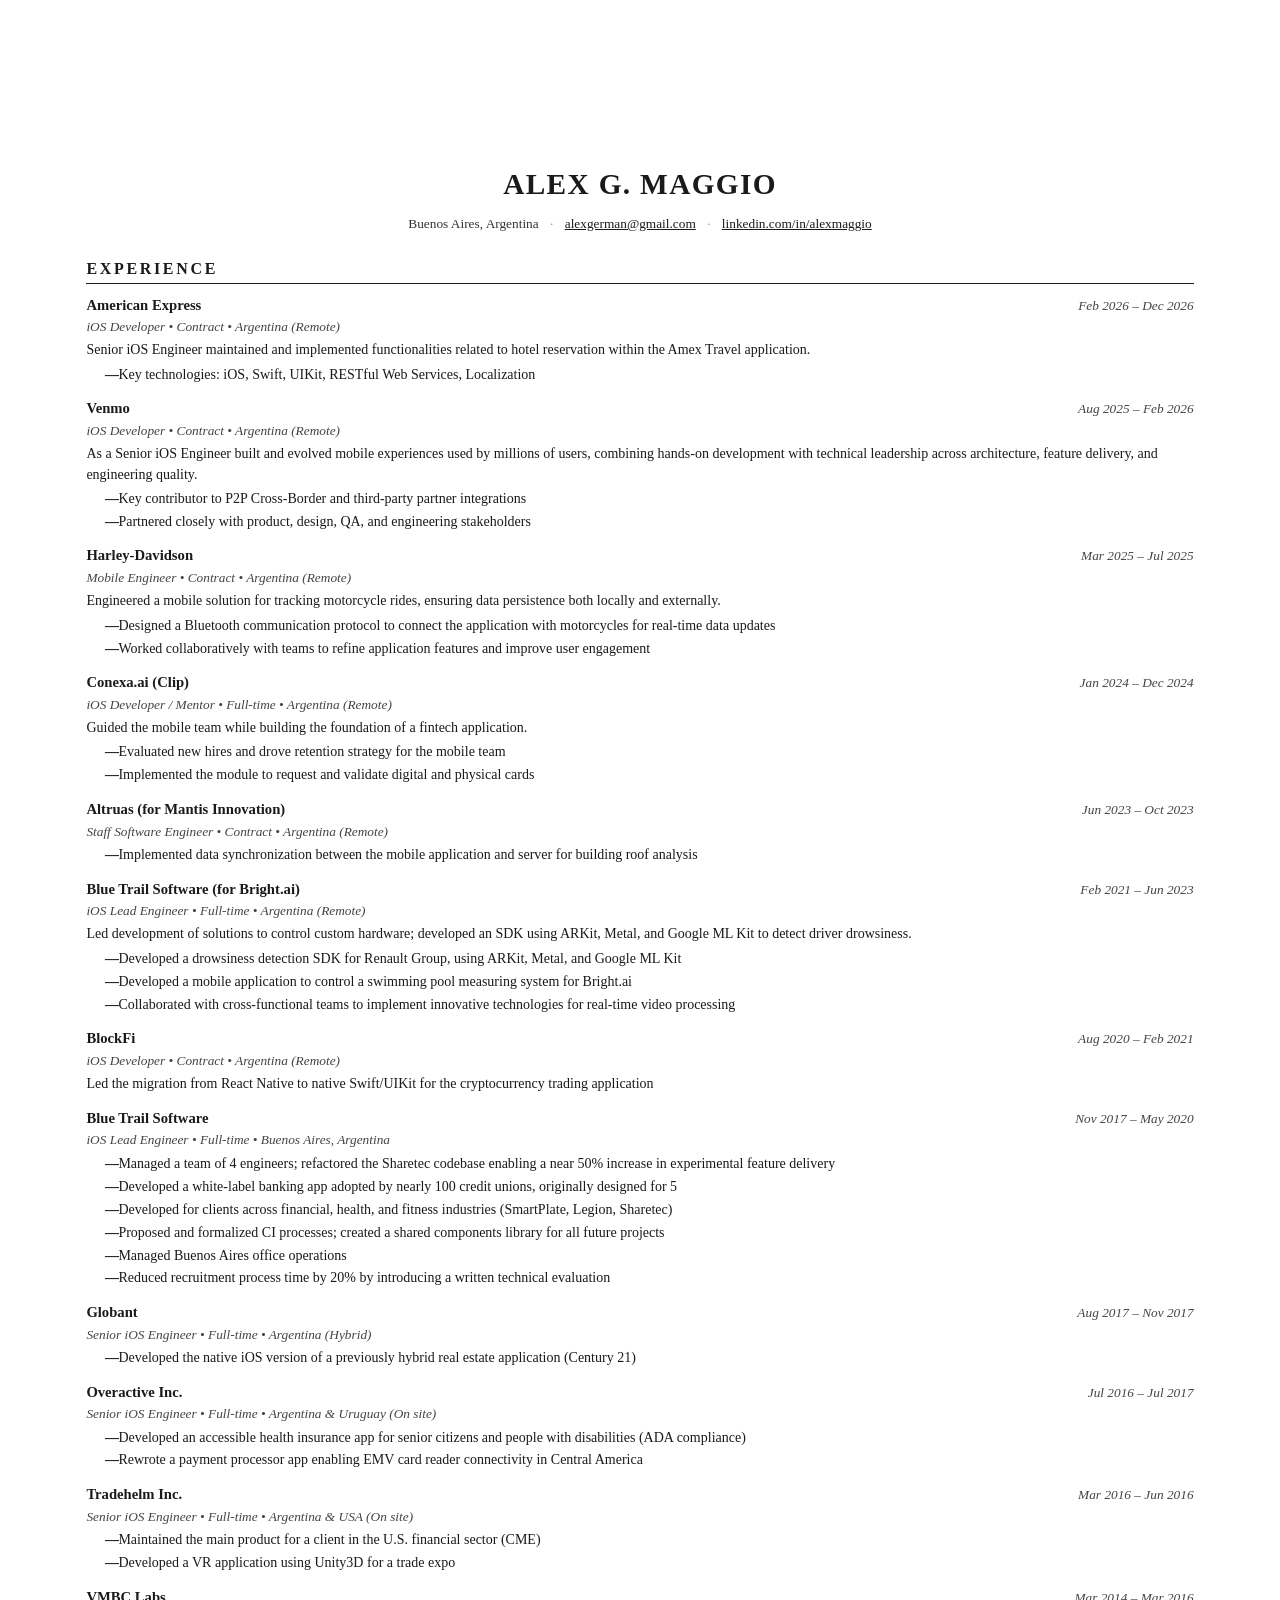
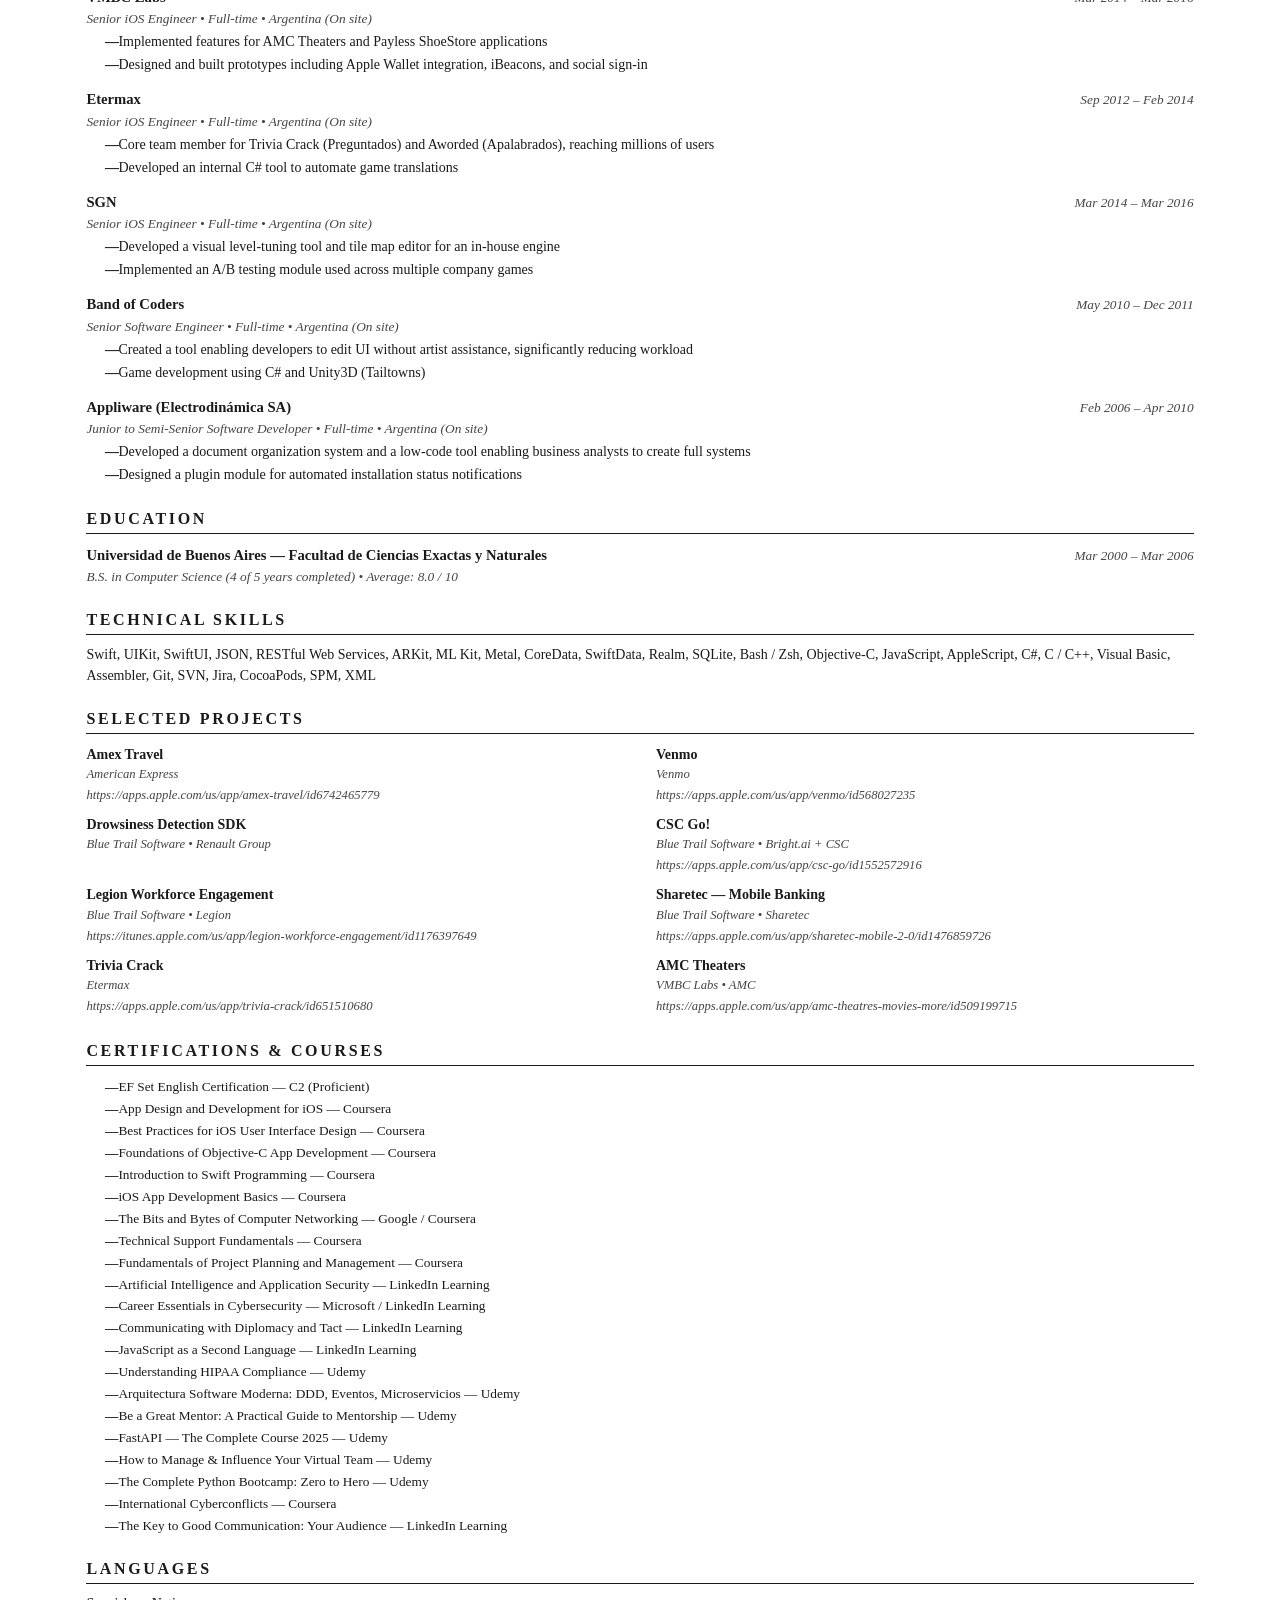
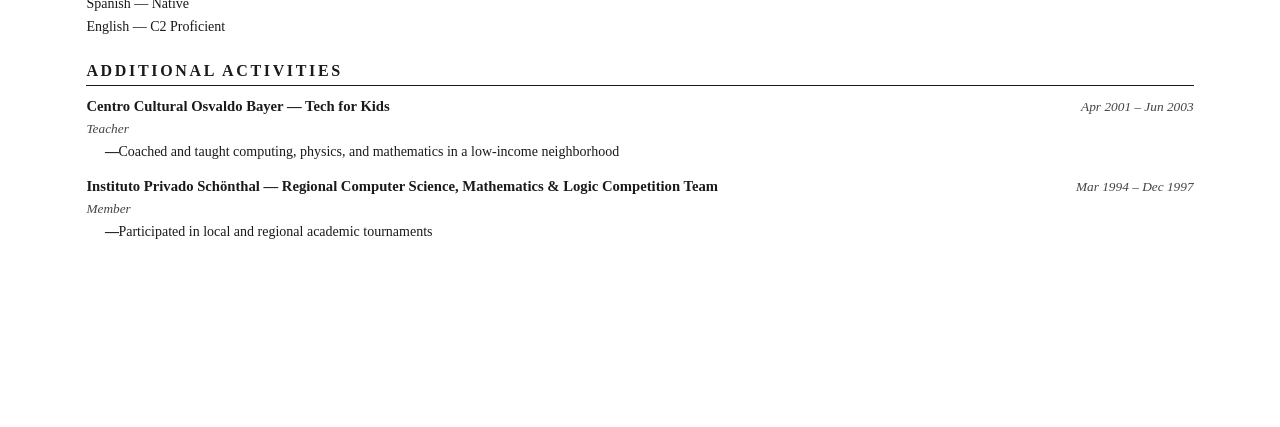
<file: indexHarvardStyle.html>
<!DOCTYPE html>
<html lang="en">
<head>
    <meta charset="UTF-8">
    <meta name="viewport" content="width=device-width, initial-scale=1.0">
    <title>Alex G. Maggio &mdash; CV</title>
    <style>
        /* === Reset & Base === */
        *, *::before, *::after { box-sizing: border-box; margin: 0; padding: 0; }

        body {
            font-family: "Palatino Linotype", Palatino, Georgia, "Times New Roman", serif;
            font-size: 11pt;
            line-height: 1.45;
            color: #1a1a1a;
            /* max-width: 8.5in; */
            /* margin: 0 auto; */
            margin: 1in auto;
            padding: 0.7in 0.9in;
            background: #fff;
        }

        a { color: #1a1a1a; text-decoration: underline; }

        /* === Header === */
        .header {
            text-align: center;
            margin-bottom: 18pt;
        }
        .header h1 {
            font-size: 22pt;
            font-weight: bold;
            letter-spacing: 1pt;
            text-transform: uppercase;
            margin-bottom: 6pt;
        }
        .header .contact {
            font-size: 10pt;
            color: #333;
        }
        .header .contact span { white-space: nowrap; }
        .header .contact .sep { margin: 0 6pt; color: #999; }

        /* === Section === */
        .section { margin-bottom: 16pt; }
        .section-title {
            font-size: 12pt;
            font-weight: bold;
            text-transform: uppercase;
            letter-spacing: 2pt;
            border-bottom: 1.2pt solid #1a1a1a;
            margin-bottom: 8pt;
            padding-bottom: 2pt;
        }

        /* === Entry (Experience, Education, etc.) === */
        .entry { margin-bottom: 10pt; }
        .entry-header {
            display: flex;
            justify-content: space-between;
            align-items: baseline;
            margin-bottom: 1pt;
        }
        .entry-header .left { font-weight: bold; font-size: 11pt; }
        .entry-header .right { font-style: italic; font-size: 10pt; color: #444; text-align: right; white-space: nowrap; }
        .entry-sub {
            font-size: 10pt;
            font-style: italic;
            color: #444;
            margin-bottom: 3pt;
        }
        .entry-desc {
            font-size: 10.5pt;
            margin-bottom: 3pt;
        }
        .entry ul {
            list-style: none;
            padding-left: 14pt;
            margin-top: 2pt;
        }
        .entry ul li {
            position: relative;
            padding-left: 10pt;
            margin-bottom: 2pt;
            font-size: 10.5pt;
        }
        .entry ul li::before {
            content: "\2014";
            position: absolute;
            left: 0;
            font-weight: bold;
        }

        /* === Skills === */
        .skills-grid {
            display: grid;
            grid-template-columns: 1fr 1fr;
            gap: 4pt 24pt;
        }
        .skill-category h3 {
            font-size: 10.5pt;
            font-weight: bold;
            margin-bottom: 2pt;
            text-transform: uppercase;
            letter-spacing: 0.5pt;
        }
        .skill-category ul {
            list-style: none;
            padding-left: 0;
        }
        .skill-category ul li {
            font-size: 10pt;
            margin-bottom: 1pt;
        }

        /* === Projects === */
        .projects-grid {
            display: grid;
            grid-template-columns: 1fr 1fr;
            gap: 6pt 24pt;
        }
        .project-card {
            border: none;
            page-break-inside: avoid;
        }
        .project-card h3 {
            font-size: 10.5pt;
            font-weight: bold;
        }
        .project-card .project-meta {
            font-size: 9.5pt;
            font-style: italic;
            color: #444;
            margin-bottom: 2pt;
        }
        .project-card ul {
            list-style: none;
            padding-left: 10pt;
        }
        .project-card ul li {
            font-size: 9.5pt;
            margin-bottom: 1pt;
            position: relative;
            padding-left: 8pt;
        }
        .project-card ul li::before {
            content: "\2014";
            position: absolute;
            left: 0;
            font-weight: bold;
        }
        .project-desc {
            font-size: 9.5pt;
        }
        .project-link {
            font-size: 9.5pt;
        }
        .project-tech {
            font-size: 9pt;
            color: #555;
            margin-top: 2pt;
        }

        /* === Certifications === */
        .cert-list {
            list-style: none;
            padding-left: 14pt;
        }
        .cert-list li {
            font-size: 10pt;
            margin-bottom: 2pt;
            position: relative;
            padding-left: 10pt;
        }
        .cert-list li::before {
            content: "\2014";
            position: absolute;
            left: 0;
            font-weight: bold;
        }

        /* === Languages === */
        .lang-row {
            display: flex;
            justify-content: space-between;
            font-size: 10.5pt;
            margin-bottom: 2pt;
        }
        .lang-row .lang-level { font-style: italic; color: #444; }

        /* === Print === */
        @media print {
            body { padding: 0; max-width: none; font-size: 10.5pt; }
            a { text-decoration: none; }
            .section { page-break-inside: avoid; }
            .entry { page-break-inside: avoid; }
            .project-card { page-break-inside: avoid; }
        }
    </style>
</head>
<body>

    <!-- ==================== HEADER ==================== -->
    <div class="header">
        <h1>Alex G. Maggio</h1>
        <div class="contact">
            <span>Buenos Aires, Argentina</span>
            <span class="sep">&middot;</span>
            <span><a href="mailto:alexgerman@gmail.com">alexgerman@gmail.com</a></span>
            <span class="sep">&middot;</span>
            <span><a href="https://www.linkedin.com/in/alexmaggio/">linkedin.com/in/alexmaggio</a></span>
        </div>
    </div>

    <!-- ==================== EXPERIENCE ==================== -->
    <div class="section">
        <div class="section-title">Experience</div>

        <!-- American Express -->
        <div class="entry">
            <div class="entry-header">
                <span class="left">American Express</span>
                <span class="right">Feb 2026 &ndash; Dec 2026</span>
            </div>
            <div class="entry-sub">iOS Developer &bull; Contract &bull; Argentina (Remote)</div>
            <div class="entry-desc">Senior iOS Engineer maintained and implemented functionalities related to hotel reservation within the Amex Travel application.</div>
            <ul>
                <li>Key technologies: iOS, Swift, UIKit, RESTful Web Services, Localization</li>
            </ul>
        </div>

        <!-- Venmo -->
        <div class="entry">
            <div class="entry-header">
                <span class="left">Venmo</span>
                <span class="right">Aug 2025 &ndash; Feb 2026</span>
            </div>
            <div class="entry-sub">iOS Developer &bull; Contract &bull; Argentina (Remote)</div>
            <div class="entry-desc">As a Senior iOS Engineer built and evolved mobile experiences used by millions of users, combining hands-on development with technical leadership across architecture, feature delivery, and engineering quality.</div>
            <ul>
                <li>Key contributor to P2P Cross-Border and third-party partner integrations</li>
                <li>Partnered closely with product, design, QA, and engineering stakeholders</li>
            </ul>
        </div>

        <!-- Harley-Davidson -->
        <div class="entry">
            <div class="entry-header">
                <span class="left">Harley-Davidson</span>
                <span class="right">Mar 2025 &ndash; Jul 2025</span>
            </div>
            <div class="entry-sub">Mobile Engineer &bull; Contract &bull; Argentina (Remote)</div>
            <div class="entry-desc">Engineered a mobile solution for tracking motorcycle rides, ensuring data persistence both locally and externally.</div>
            <ul>
                <li>Designed a Bluetooth communication protocol to connect the application with motorcycles for real-time data updates</li>
                <li>Worked collaboratively with teams to refine application features and improve user engagement</li>
            </ul>
        </div>

        <!-- Conexa.ai -->
        <div class="entry">
            <div class="entry-header">
                <span class="left">Conexa.ai (Clip)</span>
                <span class="right">Jan 2024 &ndash; Dec 2024</span>
            </div>
            <div class="entry-sub">iOS Developer / Mentor &bull; Full-time &bull; Argentina (Remote)</div>
            <div class="entry-desc">Guided the mobile team while building the foundation of a fintech application.</div>
            <ul>
                <li>Evaluated new hires and drove retention strategy for the mobile team</li>
                <li>Implemented the module to request and validate digital and physical cards</li>
            </ul>
        </div>

        <!-- Altruas / Mantis Innovation -->
        <div class="entry">
            <div class="entry-header">
                <span class="left">Altruas (for Mantis Innovation)</span>
                <span class="right">Jun 2023 &ndash; Oct 2023</span>
            </div>
            <div class="entry-sub">Staff Software Engineer &bull; Contract &bull; Argentina (Remote)</div>
            <ul>
                <li>Implemented data synchronization between the mobile application and server for building roof analysis</li>
            </ul>
        </div>

        <!-- Blue Trail / Bright.ai -->
        <div class="entry">
            <div class="entry-header">
                <span class="left">Blue Trail Software (for Bright.ai)</span>
                <span class="right">Feb 2021 &ndash; Jun 2023</span>
            </div>
            <div class="entry-sub">iOS Lead Engineer &bull; Full-time &bull; Argentina (Remote)</div>
            <div class="entry-desc">Led development of solutions to control custom hardware; developed an SDK using ARKit, Metal, and Google ML Kit to detect driver drowsiness.</div>
            <ul>
                <li>Developed a drowsiness detection SDK for Renault Group, using ARKit, Metal, and Google ML Kit</li>
                <li>Developed a mobile application to control a swimming pool measuring system for Bright.ai</li>
                <li>Collaborated with cross-functional teams to implement innovative technologies for real-time video processing</li>
            </ul>
        </div>

        <!-- BlockFi -->
        <div class="entry">
            <div class="entry-header">
                <span class="left">BlockFi</span>
                <span class="right">Aug 2020 &ndash; Feb 2021</span>
            </div>
            <div class="entry-sub">iOS Developer &bull; Contract &bull; Argentina (Remote)</div>
            <div class="entry-desc">Led the migration from React Native to native Swift/UIKit for the cryptocurrency trading application</div>
        </div>

        <!-- Blue Trail Software -->
        <div class="entry">
            <div class="entry-header">
                <span class="left">Blue Trail Software</span>
                <span class="right">Nov 2017 &ndash; May 2020</span>
            </div>
            <div class="entry-sub">iOS Lead Engineer &bull; Full-time &bull; Buenos Aires, Argentina</div>
            <ul>
                <li>Managed a team of 4 engineers; refactored the Sharetec codebase enabling a near 50% increase in experimental feature delivery</li>
                <li>Developed a white-label banking app adopted by nearly 100 credit unions, originally designed for 5</li>
                <li>Developed for clients across financial, health, and fitness industries (SmartPlate, Legion, Sharetec)</li>
                <li>Proposed and formalized CI processes; created a shared components library for all future projects</li>
                <li>Managed Buenos Aires office operations</li>
                <li>Reduced recruitment process time by 20% by introducing a written technical evaluation</li>
            </ul>
        </div>

        <!-- Globant -->
        <div class="entry">
            <div class="entry-header">
                <span class="left">Globant</span>
                <span class="right">Aug 2017 &ndash; Nov 2017</span>
            </div>
            <div class="entry-sub">Senior iOS Engineer &bull; Full-time &bull; Argentina (Hybrid)</div>
            <ul>
                <li>Developed the native iOS version of a previously hybrid real estate application (Century 21)</li>
            </ul>
        </div>

        <!-- Overactive -->
        <div class="entry">
            <div class="entry-header">
                <span class="left">Overactive Inc.</span>
                <span class="right">Jul 2016 &ndash; Jul 2017</span>
            </div>
            <div class="entry-sub">Senior iOS Engineer &bull; Full-time &bull; Argentina &amp; Uruguay (On site)</div>
            <ul>
                <li>Developed an accessible health insurance app for senior citizens and people with disabilities (ADA compliance)</li>
                <li>Rewrote a payment processor app enabling EMV card reader connectivity in Central America</li>
            </ul>
        </div>

        <!-- Tradehelm -->
        <div class="entry">
            <div class="entry-header">
                <span class="left">Tradehelm Inc.</span>
                <span class="right">Mar 2016 &ndash; Jun 2016</span>
            </div>
            <div class="entry-sub">Senior iOS Engineer &bull; Full-time &bull; Argentina &amp; USA (On site)</div>
            <ul>
                <li>Maintained the main product for a client in the U.S. financial sector (CME)</li>
                <li>Developed a VR application using Unity3D for a trade expo</li>
            </ul>
        </div>

        <!-- VMBC Labs -->
        <div class="entry">
            <div class="entry-header">
                <span class="left">VMBC Labs</span>
                <span class="right">Mar 2014 &ndash; Mar 2016</span>
            </div>
            <div class="entry-sub">Senior iOS Engineer &bull; Full-time &bull; Argentina (On site)</div>
            <ul>
                <li>Implemented features for AMC Theaters and Payless ShoeStore applications</li>
                <li>Designed and built prototypes including Apple Wallet integration, iBeacons, and social sign-in</li>
            </ul>
        </div>

        <!-- Etermax -->
        <div class="entry">
            <div class="entry-header">
                <span class="left">Etermax</span>
                <span class="right">Sep 2012 &ndash; Feb 2014</span>
            </div>
            <div class="entry-sub">Senior iOS Engineer &bull; Full-time &bull; Argentina (On site)</div>
            <ul>
                <li>Core team member for Trivia Crack (Preguntados) and Aworded (Apalabrados), reaching millions of users</li>
                <li>Developed an internal C# tool to automate game translations</li>
            </ul>
        </div>

        <!-- SGN -->
        <div class="entry">
            <div class="entry-header">
                <span class="left">SGN</span>
                <span class="right">Mar 2014 &ndash; Mar 2016</span>
            </div>
            <div class="entry-sub">Senior iOS Engineer &bull; Full-time &bull; Argentina (On site)</div>
            <ul>
                <li>Developed a visual level-tuning tool and tile map editor for an in-house engine</li>
                <li>Implemented an A/B testing module used across multiple company games</li>
            </ul>
        </div>

        <!-- Band of Coders -->
        <div class="entry">
            <div class="entry-header">
                <span class="left">Band of Coders</span>
                <span class="right">May 2010 &ndash; Dec 2011</span>
            </div>
            <div class="entry-sub">Senior Software Engineer &bull; Full-time &bull; Argentina (On site)</div>
            <ul>
                <li>Created a tool enabling developers to edit UI without artist assistance, significantly reducing workload</li>
                <li>Game development using C# and Unity3D (Tailtowns)</li>
            </ul>
        </div>

        <!-- Appliware -->
        <div class="entry">
            <div class="entry-header">
                <span class="left">Appliware (Electrodinámica SA)</span>
                <span class="right">Feb 2006 &ndash; Apr 2010</span>
            </div>
            <div class="entry-sub">Junior to Semi-Senior Software Developer &bull; Full-time &bull; Argentina (On site)</div>
            <ul>
                <li>Developed a document organization system and a low-code tool enabling business analysts to create full systems</li>
                <li>Designed a plugin module for automated installation status notifications</li>
            </ul>
        </div>
    </div>

    <!-- ==================== EDUCATION ==================== -->
    <div class="section">
        <div class="section-title">Education</div>
        <div class="entry">
            <div class="entry-header">
                <span class="left">Universidad de Buenos Aires &mdash; Facultad de Ciencias Exactas y Naturales</span>
                <span class="right">Mar 2000 &ndash; Mar 2006</span>
            </div>
            <div class="entry-sub">B.S. in Computer Science (4 of 5 years completed) &bull; Average: 8.0 / 10</div>
        </div>
    </div>

    <!-- ==================== SKILLS ==================== -->
    <div class="section">
        <div class="section-title">Technical Skills</div>
        <div class="entry-desc">Swift, UIKit, SwiftUI, JSON, RESTful Web Services, ARKit, ML Kit, Metal, CoreData, SwiftData, Realm, SQLite, Bash / Zsh, Objective-C, JavaScript, AppleScript, C#, C / C++, Visual Basic, Assembler, Git, SVN, Jira, CocoaPods, SPM, XML</div>
    </div>

    <!-- ==================== SELECTED PROJECTS ==================== -->
    <div class="section">
        <div class="section-title">Selected Projects</div>
        <div class="projects-grid">

            <div class="project-card">
                <h3>Amex Travel</h3>
                <div class="project-meta">American Express</div>
                <div class="project-meta">https://apps.apple.com/us/app/amex-travel/id6742465779</div>
            </div>

            <div class="project-card">
                <h3>Venmo</h3>
                <div class="project-meta">Venmo</div>
                <div class="project-meta">https://apps.apple.com/us/app/venmo/id568027235</div>
            </div>

            <div class="project-card">
                <h3>Drowsiness Detection SDK</h3>
                <div class="project-meta">Blue Trail Software &bull; Renault Group</div>
            </div>

            <div class="project-card">
                <h3>CSC Go!</h3>
                <div class="project-meta">Blue Trail Software &bull; Bright.ai + CSC</div>
                <div class="project-meta">https://apps.apple.com/us/app/csc-go/id1552572916</div>
            </div>

            <div class="project-card">
                <h3>Legion Workforce Engagement</h3>
                <div class="project-meta">Blue Trail Software &bull; Legion</div>
                <div class="project-meta">https://itunes.apple.com/us/app/legion-workforce-engagement/id1176397649</div>
            </div>

            <div class="project-card">
                <h3>Sharetec &mdash; Mobile Banking</h3>
                <div class="project-meta">Blue Trail Software &bull; Sharetec</div>
                <div class="project-meta">https://apps.apple.com/us/app/sharetec-mobile-2-0/id1476859726</div>
            </div>

            <div class="project-card">
                <h3>Trivia Crack</h3>
                <div class="project-meta">Etermax</div>
                <div class="project-meta">https://apps.apple.com/us/app/trivia-crack/id651510680</div>
            </div>

            <div class="project-card">
                <h3>AMC Theaters</h3>
                <div class="project-meta">VMBC Labs &bull; AMC</div>
                <div class="project-meta">https://apps.apple.com/us/app/amc-theatres-movies-more/id509199715</div>
            </div>

            

        </div>
    </div>

    <!-- ==================== CERTIFICATIONS ==================== -->
    <div class="section">
        <div class="section-title">Certifications &amp; Courses</div>
        <ul class="cert-list">
            <li>EF Set English Certification &mdash; C2 (Proficient)</li>
            <li>App Design and Development for iOS &mdash; Coursera</li>
            <li>Best Practices for iOS User Interface Design &mdash; Coursera</li>
            <li>Foundations of Objective-C App Development &mdash; Coursera</li>
            <li>Introduction to Swift Programming &mdash; Coursera</li>
            <li>iOS App Development Basics &mdash; Coursera</li>
            <li>The Bits and Bytes of Computer Networking &mdash; Google / Coursera</li>
            <li>Technical Support Fundamentals &mdash; Coursera</li>
            <li>Fundamentals of Project Planning and Management &mdash; Coursera</li>
            <li>Artificial Intelligence and Application Security &mdash; LinkedIn Learning</li>
            <li>Career Essentials in Cybersecurity &mdash; Microsoft / LinkedIn Learning</li>
            <li>Communicating with Diplomacy and Tact &mdash; LinkedIn Learning</li>
            <li>JavaScript as a Second Language &mdash; LinkedIn Learning</li>
            <li>Understanding HIPAA Compliance &mdash; Udemy</li>
            <li>Arquitectura Software Moderna: DDD, Eventos, Microservicios &mdash; Udemy</li>
            <li>Be a Great Mentor: A Practical Guide to Mentorship &mdash; Udemy</li>
            <li>FastAPI &mdash; The Complete Course 2025 &mdash; Udemy</li>
            <li>How to Manage &amp; Influence Your Virtual Team &mdash; Udemy</li>
            <li>The Complete Python Bootcamp: Zero to Hero &mdash; Udemy</li>
            <li>International Cyberconflicts &mdash; Coursera</li>
            <li>The Key to Good Communication: Your Audience &mdash; LinkedIn Learning</li>
        </ul>
    </div>

    <!-- ==================== LANGUAGES ==================== -->
    <div class="section">
        <div class="section-title">Languages</div>
        <div class="lang-row"><span>Spanish &mdash; Native</span></div>
        <div class="lang-row"><span>English &mdash; C2 Proficient</span></div>
    </div>

    <!-- ==================== EXTRACURRICULAR ==================== -->
    <div class="section">
        <div class="section-title">Additional Activities</div>
        <div class="entry">
            <div class="entry-header">
                <span class="left">Centro Cultural Osvaldo Bayer &mdash; Tech for Kids</span>
                <span class="right">Apr 2001 &ndash; Jun 2003</span>
            </div>
            <div class="entry-sub">Teacher</div>
            <ul>
                <li>Coached and taught computing, physics, and mathematics in a low-income neighborhood</li>
            </ul>
        </div>
        <div class="entry">
            <div class="entry-header">
                <span class="left">Instituto Privado Schönthal &mdash; Regional Computer Science, Mathematics &amp; Logic Competition Team</span>
                <span class="right">Mar 1994 &ndash; Dec 1997</span>
            </div>
            <div class="entry-sub">Member</div>
            <ul>
                <li>Participated in local and regional academic tournaments</li>
            </ul>
        </div>
    </div>

</body>
</html>
</file>
